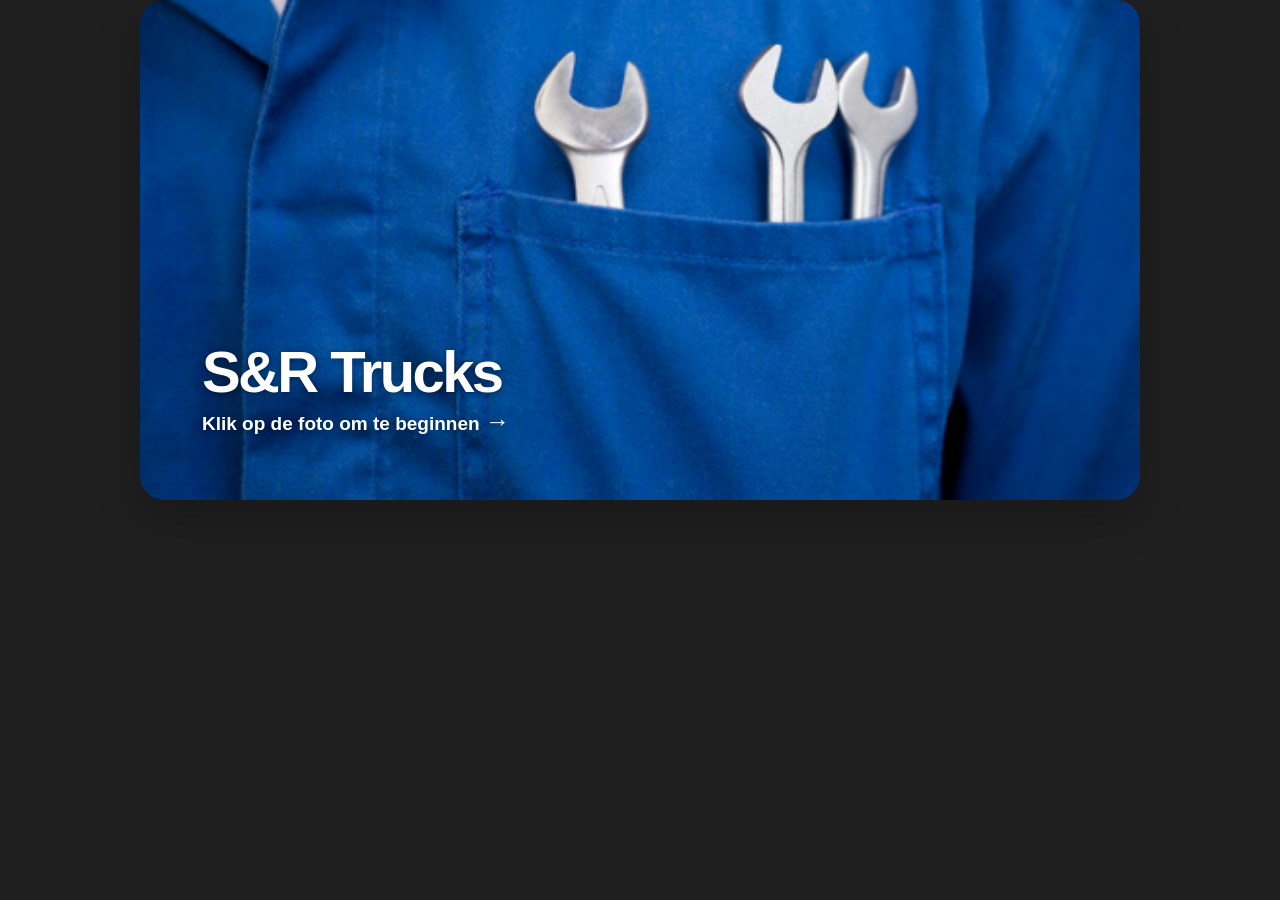
<file: index.html>
<!doctype html>
<html lang="nl">
<head>
  <meta charset="utf-8">
  <meta name="viewport" content="width=device-width, initial-scale=1">
  <title>S&amp;R Trucks</title>
  <link rel="stylesheet" href="style.css">
</head>
<body class="landing-page">
  <main class="landing-shell" aria-label="Startpagina S&amp;R Trucks">
    <a class="landing-link" href="menu.html">
      <img class="landing-photo" src="S%26R.png" alt="Monteur van S&amp;R Trucks met gereedschap in zijn borstzak">
      <span class="landing-shade" aria-hidden="true"></span>
      <span class="landing-copy">
        <strong>S&amp;R Trucks</strong>
        <span>Klik op de foto om te beginnen <b aria-hidden="true">→</b></span>
      </span>
    </a>
  </main>
</body>
</html>
</file>
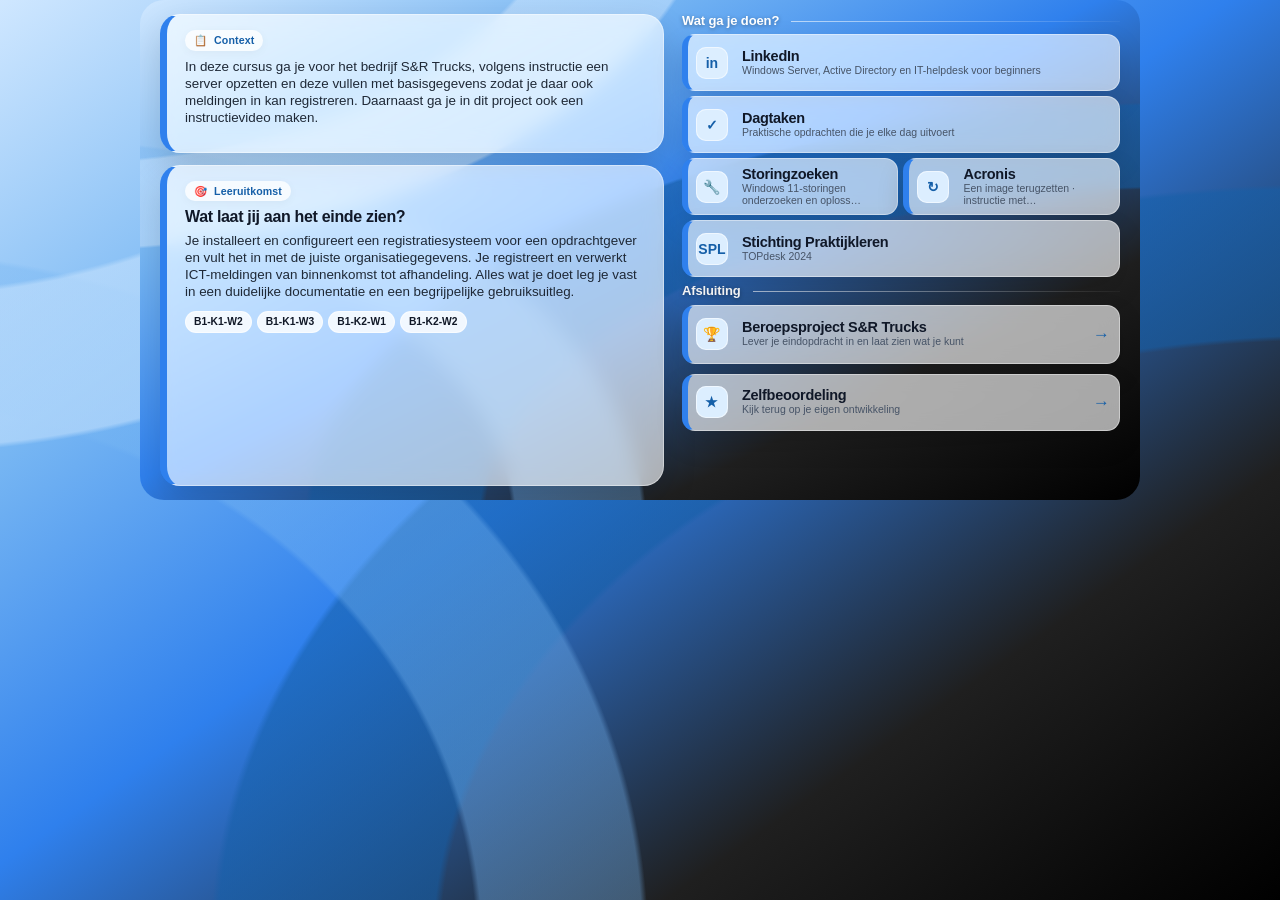
<file: menu.html>
<!doctype html>
<html lang="nl">
<head>
  <meta charset="utf-8">
  <meta name="viewport" content="width=device-width, initial-scale=1">
  <title>S&amp;R Trucks - Startpagina</title>
  <link rel="stylesheet" href="style.css">
<style>.action-list{display:grid;grid-template-columns:1fr 1fr;gap:8px}.action-list .action-card{min-height:64px;padding:8px;gap:8px}.action-list .action-card:first-child,.action-list .action-card:nth-child(2),.action-list .action-card:last-child{grid-column:1/-1}.action-list .icon-box{width:32px;height:32px;min-width:32px;font-size:16px}.action-list .action-title{font-size:14px}.action-list .action-desc{font-size:11px}.action-list .arrow{display:none}</style></head>
<body class="menu-page">
  <main class="page-shell" aria-label="Startpagina S&amp;R Trucks">
    <section class="content-grid">
      <div class="left-column">
        <article class="glass-card assignment-card">
          <div class="pill"><span aria-hidden="true">📋</span><span>Context</span></div>
          <p class="body-text">
            In deze cursus ga je voor het bedrijf S&amp;R Trucks, volgens instructie een server opzetten en deze vullen met basisgegevens zodat je daar ook meldingen in kan registreren. Daarnaast ga je in dit project ook een instructievideo maken.
          </p>
        </article>

        <article class="glass-card outcome-card">
          <div class="pill"><span aria-hidden="true">🎯</span><span>Leeruitkomst</span></div>
          <h1 class="section-title">Wat laat jij aan het einde zien?</h1>
          <p class="body-text">
            Je installeert en configureert een registratiesysteem voor een opdrachtgever en vult het in met de juiste organisatiegegevens. Je registreert en verwerkt ICT-meldingen van binnenkomst tot afhandeling. Alles wat je doet leg je vast in een duidelijke documentatie en een begrijpelijke gebruiksuitleg.
          </p>
          <div class="tags" aria-label="Werkprocessen">
            <span class="tag">B1-K1-W2</span>
            <span class="tag">B1-K1-W3</span>
            <span class="tag">B1-K2-W1</span>
            <span class="tag">B1-K2-W2</span>
          </div>
        </article>
      </div>

      <aside class="right-column" aria-label="Navigatie">
        <div class="section-heading">Wat ga je doen?</div>

        <div class="action-list">
          <a class="action-card popup-link" href="senrlinked.html" aria-label="Open LinkedIn">
            <div class="icon-box" aria-hidden="true">in</div>
            <div>
              <h2 class="action-title">LinkedIn</h2>
              <p class="action-desc">Windows Server, Active Directory en IT-helpdesk voor beginners</p>
            </div>
            <div class="arrow" aria-hidden="true">→</div>
          </a>

          <a class="action-card popup-link" href="senrdagtaken.html" aria-label="Open Dagtaken">
            <div class="icon-box" aria-hidden="true">✓</div>
            <div>
              <h2 class="action-title">Dagtaken</h2>
              <p class="action-desc">Praktische opdrachten die je elke dag uitvoert</p>
            </div>
            <div class="arrow" aria-hidden="true">→</div>
          </a>

          <a class="action-card popup-link" href="senrstoringzoeken.html" aria-label="Open Storingzoeken">
            <div class="icon-box" aria-hidden="true">🔧</div>
            <div>
              <h2 class="action-title">Storingzoeken</h2>
              <p class="action-desc">Windows 11-storingen onderzoeken en oplossen met Acronis-images</p>
            </div>
            <div class="arrow" aria-hidden="true">→</div>
          </a>

          <a class="action-card popup-link" href="senracronis.html?v=20261115-1825" aria-label="Open Acronis instructie"><div class="icon-box" aria-hidden="true">↻</div><div><h2 class="action-title">Acronis</h2><p class="action-desc">Een image terugzetten · instructie met afbeeldingen</p></div><div class="arrow" aria-hidden="true">→</div></a>

          <a class="action-card popup-link" href="senrspl.html" aria-label="Open Stichting Praktijkleren">
            <div class="icon-box" aria-hidden="true">SPL</div>
            <div>
              <h2 class="action-title">Stichting Praktijkleren</h2>
              <p class="action-desc">TOPdesk 2024</p>
            </div>
            <div class="arrow" aria-hidden="true">→</div>
          </a>
        </div>

        <div class="section-heading">Afsluiting</div>

        <a class="action-card project-card popup-link" href="senrberoepsproject.html" aria-label="Open Beroepsproject S&amp;R Trucks">
          <div class="icon-box" aria-hidden="true">🏆</div>
          <div>
            <h2 class="action-title">Beroepsproject S&amp;R Trucks</h2>
            <p class="action-desc">Lever je eindopdracht in en laat zien wat je kunt</p>
          </div>
          <div class="arrow" aria-hidden="true">→</div>
        </a>

        <a class="action-card self-review-card popup-link" href="senrzelfbeoordeling.html" aria-label="Open Zelfbeoordeling S&amp;R Trucks">
          <div class="icon-box" aria-hidden="true">★</div>
          <div>
            <h2 class="action-title">Zelfbeoordeling</h2>
            <p class="action-desc">Kijk terug op je eigen ontwikkeling</p>
          </div>
          <div class="arrow" aria-hidden="true">→</div>
        </a>
      </aside>
    </section>
  </main>

  <div class="page-modal" id="pageModal" aria-hidden="true">
    <section class="page-modal__window" role="dialog" aria-modal="true" aria-label="Lespagina S&amp;R Trucks">
      <button class="page-modal__close" type="button" aria-label="Sluit pagina">×</button>
      <iframe class="page-modal__frame" title="Lespagina S&amp;R Trucks" src="about:blank"></iframe>
    </section>
  </div>

  <script>
    const modal = document.getElementById('pageModal');
    const modalFrame = modal.querySelector('.page-modal__frame');
    const closeButton = modal.querySelector('.page-modal__close');

    function closeModal() {
      modal.classList.remove('is-open');
      modal.setAttribute('aria-hidden', 'true');
      modalFrame.src = 'about:blank';
    }

    document.querySelectorAll('.popup-link').forEach((link) => {
      link.addEventListener('click', (event) => {
        event.preventDefault();
        modalFrame.src = link.getAttribute('href');
        modal.classList.add('is-open');
        modal.setAttribute('aria-hidden', 'false');
        closeButton.focus();
      });
    });

    closeButton.addEventListener('click', closeModal);
    modal.addEventListener('click', (event) => {
      if (event.target === modal) closeModal();
    });
    document.addEventListener('keydown', (event) => {
      if (event.key === 'Escape' && modal.classList.contains('is-open')) closeModal();
    });
  </script>
</body>
</html>
</file>
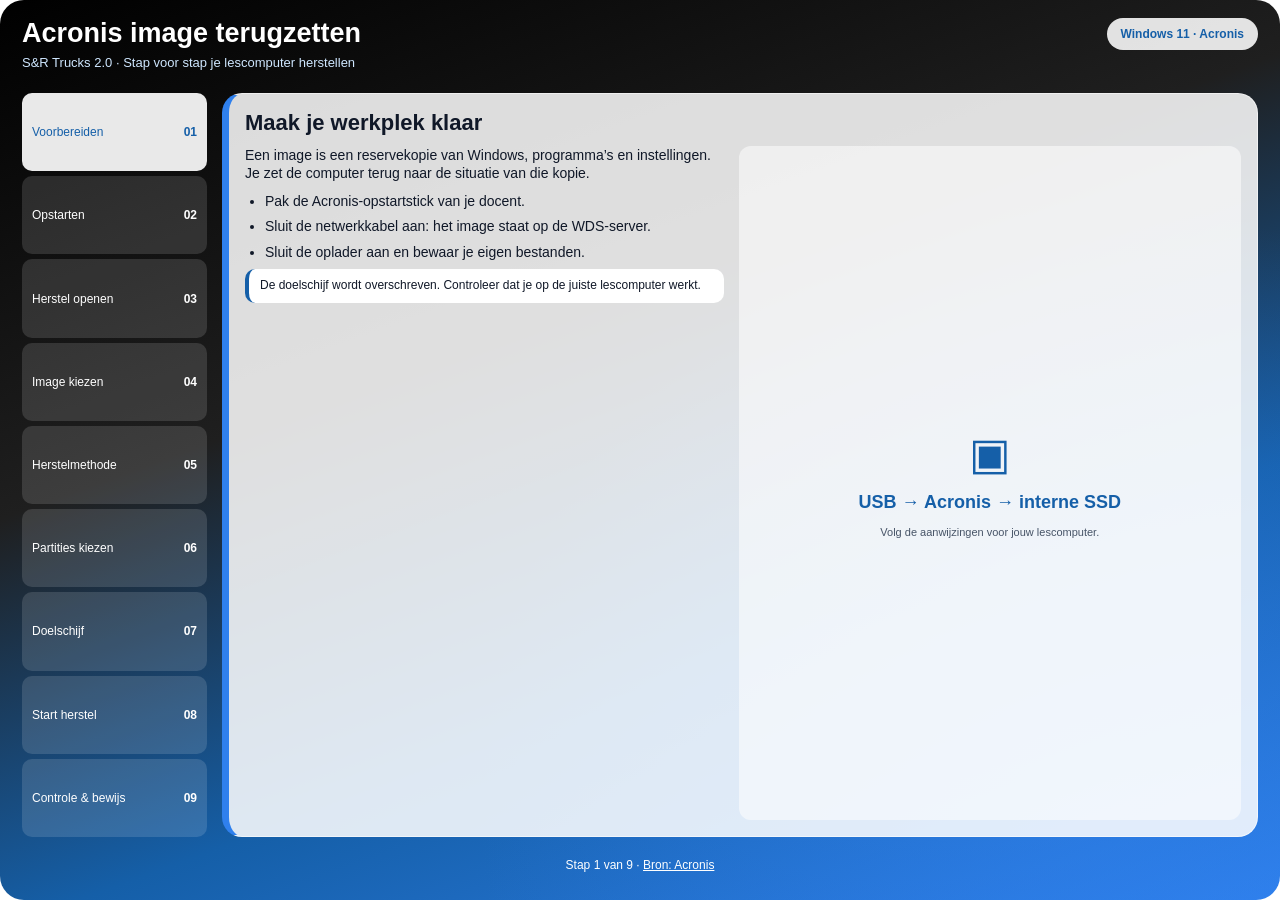
<file: senracronis.html>
<!doctype html><html lang="nl"><head><meta charset="utf-8"><meta name="viewport" content="width=device-width,initial-scale=1"><title>Acronis image terugzetten | S&amp;R Trucks</title><style>*{box-sizing:border-box}html,body{margin:0;width:100%;height:100%;overflow:hidden;font-family:Arial,Helvetica,sans-serif;color:#101828;background:transparent}body{display:grid;place-items:start center}.shell{width:100%;height:100dvh;padding:18px 22px;border-radius:24px;background:radial-gradient(circle at 85% 90%,#2f80ed77,transparent 45%),linear-gradient(160deg,#000,#1f1f1f 38%,#155fa8 68%,#2f80ed);display:grid;grid-template-rows:65px 1fr 35px;gap:10px;overflow:hidden}header{color:white;display:flex;justify-content:space-between;align-items:start}h1{font-size:27px;margin:0 0 6px}header p{font-size:13px;margin:0;color:#cfe7ff}.badge{background:#ffffffdf;color:#155fa8;padding:9px 14px;border-radius:30px;font-weight:bold;font-size:12px}.layout{min-height:0;display:grid;grid-template-columns:185px 1fr;gap:15px}nav{display:grid;grid-template-rows:repeat(9,1fr);gap:5px;min-height:0}button{font:inherit;cursor:pointer}nav button{background:#ffffff22;color:white;border:0;border-radius:10px;padding:0 10px;display:flex;justify-content:space-between;align-items:center;font-size:12px;text-align:left}nav button[aria-current=step],nav button:hover{background:#ffffffe8;color:#155fa8}article{background:#ffffffdb;border:1px solid #ffffff88;border-left:7px solid #2f80ed;border-radius:20px;padding:16px;min-height:0;display:grid;grid-template-rows:auto 1fr;gap:10px}h2{font-size:22px;margin:0}.body{display:grid;grid-template-columns:1fr 1.05fr;gap:15px;min-height:0}.copy{font-size:14px;line-height:1.32}.copy p{margin:0 0 9px}ul,ol{padding-left:20px;margin:8px 0}li{margin-bottom:7px}.note{padding:9px 11px;background:#fff;border-left:4px solid #155fa8;border-radius:10px;font-size:12px;line-height:1.3}.visual{min-width:0;min-height:0;display:flex;flex-direction:column;align-items:center;justify-content:center;background:#ffffff88;border-radius:12px;padding:8px;gap:8px}.visual button{border:0;background:transparent;padding:0;width:100%;min-height:0;flex:1}.visual img{width:100%;height:100%;object-fit:contain;display:block}.caption{font-size:11px;color:#475467;text-align:center}.symbol{font-size:44px;color:#155fa8}.scheme{text-align:center;font-size:18px;line-height:1.7;font-weight:bold;color:#155fa8}footer{display:flex;align-items:center;justify-content:center;color:white;font-size:12px}footer button{border:0;border-radius:20px;padding:8px 17px;background:#fff;color:#155fa8;font-weight:bold}button:disabled{opacity:.4;cursor:default}a{color:inherit}dialog{width:min(960px,96vw);height:min(480px,96dvh);padding:45px 12px 12px;border:0;border-radius:18px;overflow:hidden;background:white}dialog::backdrop{background:#000b}dialog img{height:100%;width:100%;object-fit:contain}dialog button{position:absolute;right:12px;top:10px;border:0;border-radius:20px;background:#155fa8;color:white;padding:7px 14px}:focus-visible{outline:3px solid #ffb547;outline-offset:2px}@media(max-width:700px){.shell{padding:10px;grid-template-rows:58px 1fr 35px;border-radius:0}.layout{grid-template-columns:125px 1fr;gap:8px}nav button{font-size:10px;padding:0 6px}.body{grid-template-columns:1fr;grid-template-rows:auto 1fr;gap:5px}.copy{font-size:11px;line-height:1.2}.copy li{margin-bottom:3px}.note{font-size:10px;padding:5px}article{padding:9px;gap:5px}h1{font-size:21px}h2{font-size:16px}.badge{display:none}header p{font-size:11px}.scheme{font-size:13px}.symbol{font-size:24px}.caption{font-size:9px}footer{font-size:10px}footer button{padding:7px 9px}}</style></head><body><main class="shell"><header><div><h1>Acronis image terugzetten</h1><p>S&amp;R Trucks 2.0 · Stap voor stap je lescomputer herstellen</p></div><span class="badge">Windows 11 · Acronis</span></header><div class="layout"><nav aria-label="Instructiestappen"></nav><article aria-live="polite"><h2></h2><div class="body"><div class="copy"></div><div class="visual"></div></div></article></div><footer><span><span id="count"></span> · <a href="https://www.acronis.com/en/support/documentation/ATI2026/60003.html" target="_blank" rel="noopener">Bron: Acronis</a></span></footer></main><dialog aria-label="Vergrote Acronis-afbeelding"><button>Sluiten ×</button><img alt=""></dialog><script>const steps=[["Voorbereiden", "Maak je werkplek klaar", "Een image is een reservekopie van Windows, programma’s en instellingen. Je zet de computer terug naar de situatie van die kopie.", "<ul><li>Pak de Acronis-opstartstick van je docent.</li><li>Sluit de netwerkkabel aan: het image staat op de WDS-server.</li><li>Sluit de oplader aan en bewaar je eigen bestanden.</li></ul>", "De doelschijf wordt overschreven. Controleer dat je op de juiste lescomputer werkt.", -1, "USB → Acronis → interne SSD"], ["Opstarten", "Start vanaf de USB-stick", "Sluit de Acronis-opstartstick en de netwerkkabel aan.", "<ol><li>Herstart de computer en open het opstartmenu (bijvoorbeeld F12, F11 of Esc; dit verschilt per merk).</li><li>Kies de Acronis-USB-stick.</li><li>Start Acronis True Image als er een keuzemenu verschijnt.</li></ol>", "Gebruik de opstartmodus die bij het image hoort: UEFI of BIOS. Verander bij twijfel geen BIOS-instellingen; vraag je docent.", -1, "Opstartmenu → USB-stick"], ["Herstel openen", "Kies Recover → My Disks", "Je gaat een bestaande reservekopie terugzetten.", "<ol><li>Zoek het onderdeel <b>Recover</b>.</li><li>Klik op <b>My Disks</b>.</li></ol>", "De namen en schermen kunnen per versie afwijken. Kies de functie voor herstel van schijven.", 0, ""], ["Image kiezen", "Zoek het image op de WDS-server", "Het image staat op de WDS-server. Zorg dat de netwerkkabel is aangesloten.", "<ol><li>Klik op <b>Browse</b> (Bladeren).</li><li>Typ in het locatie- of bestandsnaamveld: <b><code>\\\\data-wds\\</code></b> en druk op <b>Enter</b>.</li><li>Open <b>foute images</b> en daarna <b>win11</b>.</li><li>Kies het image voor jouw opdracht en klik op <b>Next</b>.</li></ol>", "Verschijnt een aanmeldvenster? Gebruik de gegevens van je docent. Server niet bereikbaar? Controleer de netwerkkabel en vraag hulp.", -1, "\\\\data-wds\\ → foute images → win11"], ["Herstelmethode", "Herstel schijven en partities", "Kies de methode voor het terugzetten van de volledige werkplek.", "<ol><li>Selecteer <b>Recover whole disks and partitions</b>.</li><li>Klik op <b>Next</b>.</li></ol>", "Kies hier herstel van schijven en partities; je wilt ook Windows terugzetten.", 1, ""], ["Partities kiezen", "Neem de systeempartities mee", "Een partitie is een apart gedeelte van een schijf. Windows heeft meerdere partities nodig.", "<ol><li>Selecteer de volledige systeemschijf uit het image volgens de opdracht.</li><li>Neem de bijbehorende systeempartities mee, zoals EFI of System Reserved, als die aanwezig zijn.</li><li>Klik op <b>Next</b>.</li></ol>", "De afbeelding toont een voorbeeld. Schijfnamen, letters en partities kunnen op jouw computer verschillen.", 2, ""], ["Doelschijf", "Controleer waar je herstelt", "De doelschijf is de interne SSD of harde schijf van de lescomputer.", "<ol><li>Kies de interne schijf als bestemming.</li><li>Controleer het <b>model en de capaciteit</b>; vertrouw niet alleen op een schijfletter.</li><li>Controleer de bestemming van alle geselecteerde partities.</li></ol>", "STOP bij twijfel. Kies nooit de Acronis-stick of de schijf met het image als bestemming. Laat je docent meekijken.", -1, "✓ Interne SSD     × USB / imageopslag"], ["Start herstel", "Controleer → Proceed", "Lees het overzicht voordat je het herstel start.", "<ol><li>Kloppen het image, de partities en de doelschijf?</li><li>Klik alleen als alles klopt op <b>Proceed</b>.</li><li>Wacht op de melding dat het herstel is geslaagd.</li></ol>", "Zet de computer niet uit en verwijder geen opslag tijdens het herstel.", 3, ""], ["Controle & bewijs", "Start Windows en controleer", "Na de succesmelding sluit je Acronis af en schakel je de computer uit.", "<ol><li>Verwijder de Acronis-stick en start opnieuw vanaf de interne schijf.</li><li>Controleer of Windows start en je kunt inloggen.</li><li>Controleer programma’s en netwerk volgens de opdracht.</li></ol>", "Bewijs: maak een screenshot van de werkende omgeving. Noteer de imagenaam en je controles. Bij een storingsimage kunnen fouten bewust aanwezig zijn.", -1, "Herstel klaar → Windows → controle"]],images=["[data-uri]", "[data-uri]", "[data-uri]", "[data-uri]"];let current=0;const nav=document.querySelector('nav'),title=document.querySelector('h2'),copy=document.querySelector('.copy'),visual=document.querySelector('.visual'),dlg=document.querySelector('dialog');steps.forEach((s,i)=>{let b=document.createElement('button');b.innerHTML=`<span>${s[0]}</span><b>${String(i+1).padStart(2,'0')}</b>`;b.onclick=()=>show(i);nav.append(b)});function show(i){current=i;const s=steps[i];title.textContent=s[1];copy.innerHTML=`<p>${s[2]}</p>${s[3]}<div class="note">${s[4]}</div>`;visual.replaceChildren();if(s[5]>=0){const b=document.createElement('button'),img=document.createElement('img');img.src=images[s[5]];img.alt=s[1]+' — Acronis-schermafbeelding';b.setAttribute('aria-label','Vergroot schermafbeelding');b.append(img);b.onclick=()=>{dlg.querySelector('img').src=img.src;dlg.querySelector('img').alt=img.alt;dlg.showModal()};visual.append(b);const c=document.createElement('span');c.className='caption';c.textContent='Officiële Acronis-afbeelding • klik om te vergroten';visual.append(c)}else{visual.innerHTML='<div class="symbol" aria-hidden="true">'+(['✓','⏻'].includes('')?'':'▣')+'</div><div class="scheme">'+s[6]+'</div><span class="caption">Volg de aanwijzingen voor jouw lescomputer.</span>'}Array.from(nav.children).forEach((b,j)=>{if(j===i)b.setAttribute('aria-current','step');else b.removeAttribute('aria-current')});document.querySelector('#count').textContent=`Stap ${i+1} van ${steps.length}`;}dlg.querySelector('button').onclick=()=>dlg.close();document.addEventListener('keydown',e=>{if(dlg.open||e.target.closest('nav'))return;if(e.key==='ArrowRight'&&current<steps.length-1)show(current+1);if(e.key==='ArrowLeft'&&current>0)show(current-1)});show(0);</script></body></html>
</file>
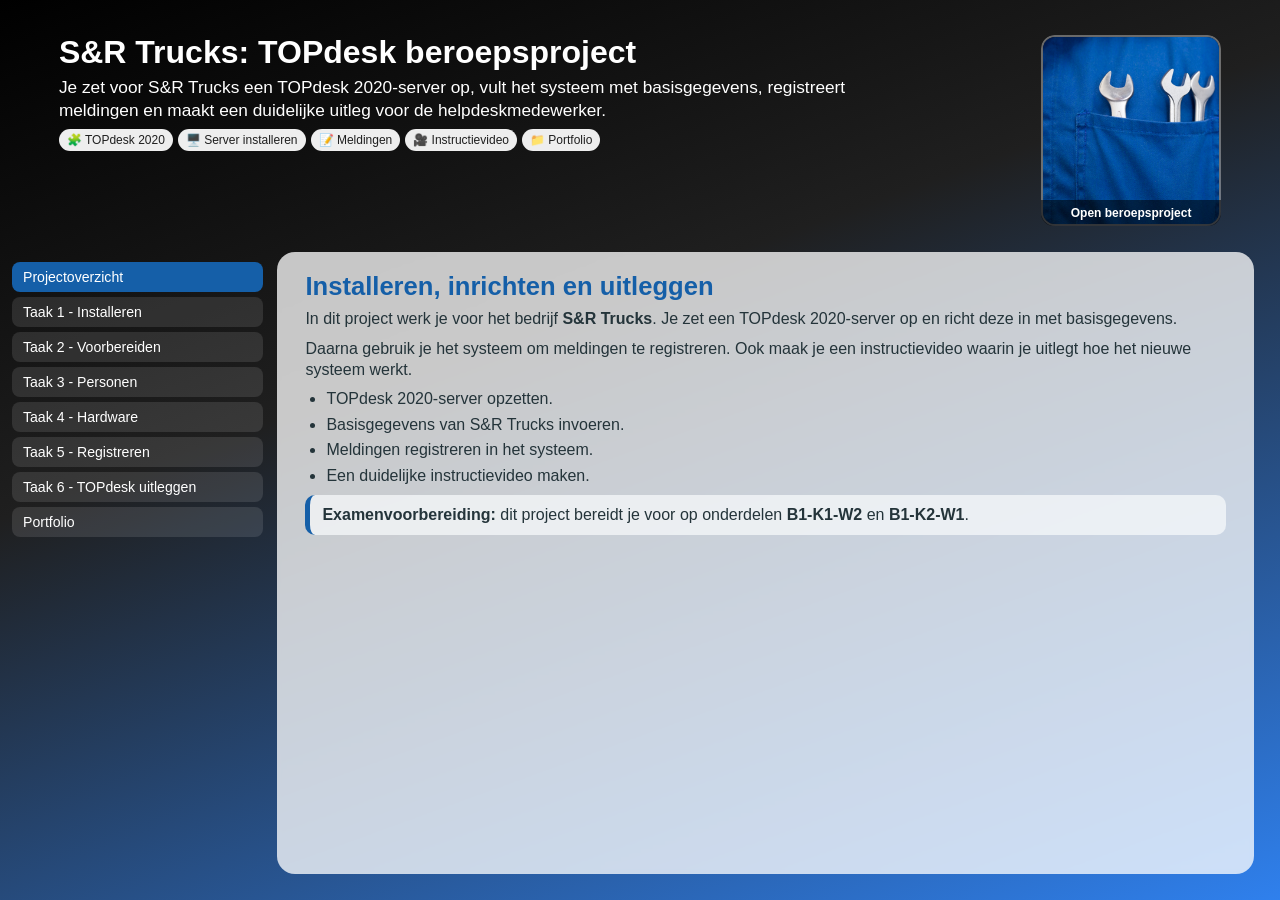
<file: senrberoepsproject.html>
<!DOCTYPE html>
<html lang="nl">
<head>
<meta charset="UTF-8">
<title>S&R Trucks - TOPdesk beroepsproject</title>
<style>
* { box-sizing: border-box; }
body { margin: 0; padding: 0; }
.tab-wrapper {
  width: 1000px;
  height: 500px;
  margin: 0 auto;
  font-family: Arial, sans-serif;
  overflow: hidden;
  border-radius: 22px;
  background: linear-gradient(160deg, #000000 0%, #1f1f1f 38%, #6698AD 100%);
}
.banner {
  height: 140px;
  color: white;
  padding: 16px 24px 12px;
  display: flex;
  justify-content: space-between;
  gap: 18px;
}
.banner-text { flex: 1 1 auto; min-width: 0; }
.banner h1 { margin: 0 0 6px; font-size: 25px; line-height: 1.08; }
.banner p { margin: 0; font-size: 13.8px; line-height: 1.25; max-width: 610px; }
.chips { display: flex; gap: 6px; flex-wrap: wrap; margin-top: 8px; }
.chips span { background: white; color: #12333a; border-radius: 999px; padding: 5px 10px; font-size: 12.4px; }
.banner-image-link {
  flex: 0 0 190px;
  display: block;
  text-decoration: none;
  color: white;
  align-self: flex-start;
}
.banner-image {
  width: 190px;
  height: 102px;
  object-fit: cover;
  border-radius: 14px;
  display: block;
  box-shadow: 0 6px 14px rgba(0,0,0,0.25);
  border: 2px solid rgba(255,255,255,0.35);
}
.banner-caption {
  display: block;
  margin-top: 6px;
  text-align: center;
  font-size: 12.4px;
  font-weight: bold;
}
.tab-page {
  height: 360px;
  display: flex;
  gap: 14px;
  padding: 0 14px 14px 12px;
}
.tab-menu {
  flex: 0 0 205px;
  width: 205px;
  padding: 6px 0 0 0;
}
.tab-button {
  width: 100%;
  display: block;
  border: none;
  background: rgba(255,255,255,0.08);
  color: white;
  text-align: left;
  padding: 6px 9px;
  margin-bottom: 4px;
  border-radius: 8px;
  cursor: pointer;
  font-size: 12.4px;
  line-height: 1.1;
}
.tab-button:hover, .tab-button.active { background: #6698AD; color: #12333a; }
.tab-content-area {
  flex: 1 1 auto;
  min-width: 0;
  height: 346px;
  padding: 11px 18px;
  overflow: hidden;
  background: rgba(255,255,255,0.74);
  border-radius: 18px;
  backdrop-filter: blur(1px);
}
.tab-content { display: none; }
.tab-content.active { display: block; }
.tab-content h2 { color: #6698AD; margin: 0 0 5px; font-size: 20.5px; line-height: 1.1; }
.tab-content h3 { color: #24343a; margin: 6px 0 4px; font-size: 14.6px; }
.tab-content p { font-size: 13.5px; line-height: 1.22; margin: 0 0 4px; color: #24343a; }
.tab-content ul, .tab-content ol { margin: 3px 0 4px 17px; padding: 0; }
.tab-content li { font-size: 13.3px; line-height: 1.18; margin-bottom: 2px; color: #24343a; }
.note, .info {
  background: rgba(247,250,251,0.72);
  border-left: 5px solid #6698AD;
  padding: 6px 9px;
  border-radius: 10px;
  color: #24343a;
  margin: 6px 0 0;
  font-size: 12.6px;
  line-height: 1.16;
}
.badge {
  display: inline-block;
  background: #1e7e8f;
  color: white;
  border-radius: 999px;
  padding: 4px 8px;
  font-size: 12px;
  margin-bottom: 4px;
}
</style>
<link rel="stylesheet" href="style.css">
</head>
<body data-page="beroepsproject">
<div class="tab-wrapper">
  <section class="banner">
    <div class="banner-text">
      <h1>S&R Trucks: TOPdesk beroepsproject</h1>
      <p>Je zet voor S&amp;R Trucks een TOPdesk 2020-server op, vult het systeem met basisgegevens, registreert meldingen en maakt een duidelijke uitleg voor de helpdeskmedewerker.</p>
      <div class="chips">
        <span>🧩 TOPdesk 2020</span>
        <span>🖥️ Server installeren</span>
        <span>📝 Meldingen</span>
        <span>🎥 Instructievideo</span>
        <span>📁 Portfolio</span>
      </div>
    </div>
    <a class="banner-image-link" href="https://www.stichtingpraktijkleren.nl/fileadmin/spl_xapi/CODE-GC6UvRUo/index.html?coursedata=S%26R%20Trucks%202.0_2_Omgeving%20en%20opdrachten_xapi#/lang/en/pag/9e6ccebb6f9069ef34f422da7a5ea901" target="_blank" rel="noopener">
      <!-- Zet je nieuwe afbeelding in dezelfde map als dit HTML-bestand en noem hem beroepsproject.jpg -->
      <img class="banner-image" src="[data-uri]" alt="Beroepsproject afbeelding">
      <span class="banner-caption">Open beroepsproject</span>
    </a>
  </section>

  <div class="tab-page">
    <div class="tab-menu">
      <button class="tab-button active" onclick="openTab(event, 'intro')">Projectoverzicht</button>
      <button class="tab-button" onclick="openTab(event, 'taak1')">Taak 1 - Installeren</button>
      <button class="tab-button" onclick="openTab(event, 'taak2')">Taak 2 - Voorbereiden</button>
      <button class="tab-button" onclick="openTab(event, 'taak3')">Taak 3 - Personen</button>
      <button class="tab-button" onclick="openTab(event, 'taak4')">Taak 4 - Hardware</button>
      <button class="tab-button" onclick="openTab(event, 'taak5')">Taak 5 - Registreren</button>
      <button class="tab-button" onclick="openTab(event, 'taak6')">Taak 6 - TOPdesk uitleggen</button>
      <button class="tab-button" onclick="openTab(event, 'portfolio')">Portfolio</button>
    </div>

    <div class="tab-content-area">
            <div id="intro" class="tab-content active">
        <h2>Installeren, inrichten en uitleggen</h2>
        <p>In dit project werk je voor het bedrijf <strong>S&amp;R Trucks</strong>. Je zet een TOPdesk 2020-server op en richt deze in met basisgegevens.</p>
        <p>Daarna gebruik je het systeem om meldingen te registreren. Ook maak je een instructievideo waarin je uitlegt hoe het nieuwe systeem werkt.</p>
        <ul>
          <li>TOPdesk 2020-server opzetten.</li>
          <li>Basisgegevens van S&amp;R Trucks invoeren.</li>
          <li>Meldingen registreren in het systeem.</li>
          <li>Een duidelijke instructievideo maken.</li>
        </ul>
        <p class="note"><strong>Examenvoorbereiding:</strong> dit project bereidt je voor op onderdelen <strong>B1-K1-W2</strong> en <strong>B1-K2-W1</strong>.</p>
      </div>

      <div id="taak1" class="tab-content">
        <h2>Taak 1 - Installeren</h2>
        <p>Voor het registratiesysteem moet eerst een aparte server geïnstalleerd worden. Daarna installeer je TOPdesk op deze server.</p>
        <p>De installatie is niet eenvoudig. Daarom is precies werken belangrijk.</p>
        <ul>
          <li>Server installeren.</li>
          <li>Registratiesysteem op de server installeren.</li>
          <li>Stap voor stap de installatiehandleidingen volgen.</li>
          <li>Controleren of de installatie goed werkt.</li>
        </ul>
        <p class="note"><strong>Let op:</strong> sla geen stappen over en noteer wat je gedaan hebt.</p>
      </div>

      <div id="taak2" class="tab-content">
        <h2>Taak 2 - Voorbereiden</h2>
        <p>In deze taak bereid je het nieuwe TOPdesk-systeem voor. Je vult het systeem met gegevens van S&amp;R Trucks.</p>
        <p>Hiermee zorg je dat TOPdesk straks bruikbaar is voor de ICT-afdeling.</p>
        <ul>
          <li>Basisgegevens van S&amp;R Trucks verzamelen.</li>
          <li>Gegevens invoeren in TOPdesk.</li>
          <li>Controleren of de inrichting logisch en volledig is.</li>
          <li>Het systeem klaarzetten voor gebruik.</li>
        </ul>
      </div>

      <div id="taak3" class="tab-content">
        <h2>Taak 3 - Personen</h2>
        <p>Je registreert personen in het registratiesysteem. Dat moet juist en volledig gebeuren, anders ontstaan later problemen.</p>
        <p>Een fout telefoonnummer kan bijvoorbeeld betekenen dat je iemand niet kunt terugbellen.</p>
        <ul>
          <li>Personen correct registreren.</li>
          <li>Naam, afdeling en contactgegevens controleren.</li>
          <li>Telefoonnummers en e-mailadressen volledig invullen.</li>
          <li>Netjes en nauwkeurig werken.</li>
        </ul>
      </div>

      <div id="taak4" class="tab-content">
        <h2>Taak 4 - Hardware</h2>
        <p>Je registreert de hardware die medewerkers van S&amp;R Trucks in Eindhoven gebruiken.</p>
        <p>Daarmee vul je de <strong>Configuration Management Database</strong>: de plek waar apparaten, softwaretoepassingen en netwerkonderdelen worden vastgelegd.</p>
        <ul>
          <li>Hardware van medewerkers registreren.</li>
          <li>Apparaten koppelen aan personen of locaties.</li>
          <li>Softwaretoepassingen en netwerkonderdelen vastleggen.</li>
          <li>Overzicht houden over beheerde ICT-middelen.</li>
        </ul>
      </div>

      <div id="taak5" class="tab-content">
        <h2>Taak 5 - Registreren</h2>
        <p>Nu ga je het registratiesysteem echt gebruiken. Je registreert meldingen die bij de ICT-afdeling van S&amp;R Trucks zijn binnengekomen.</p>
        <p>Ook voeg je meldingen uit het verleden toe, zodat het systeem een vollediger beeld geeft.</p>
        <ul>
          <li>Nieuwe meldingen invoeren.</li>
          <li>Oude meldingen uit het verleden toevoegen.</li>
          <li>Meldingen duidelijk en volledig beschrijven.</li>
          <li>Controleren of de registratie klopt.</li>
        </ul>
      </div>

      <div id="taak6" class="tab-content">
        <h2>Taak 6 - TOPdesk uitleggen</h2>
        <p>Je geeft uitleg aan de helpdeskmedewerker van S&amp;R Trucks over het nieuwe TOPdesk-systeem.</p>
        <p>Je laat zien hoe het systeem werkt en hoe meldingen goed geregistreerd kunnen worden.</p>
        <ul>
          <li>Uitleg voorbereiden.</li>
          <li>Belangrijke functies van TOPdesk laten zien.</li>
          <li>Duidelijk en rustig uitleggen.</li>
          <li>Een instructievideo maken als bewijs.</li>
        </ul>
      </div>

      <div id="portfolio" class="tab-content">
        <h2>Portfolio</h2>
        <p>Verzamel tijdens het project bewijs dat laat zien wat je hebt gedaan en geleerd.</p>
        <ul>
          <li>Screenshot van de geïnstalleerde server of TOPdesk-omgeving.</li>
          <li>Bewijs van ingevoerde basisgegevens.</li>
          <li>Voorbeelden van geregistreerde personen, hardware en meldingen.</li>
          <li>Link of bestand van je instructievideo.</li>
          <li>Korte reflectie: wat ging goed en wat moest je oplossen?</li>
        </ul>
        <p class="note"><strong>Tip:</strong> maak tussendoor screenshots. Achteraf bewijs zoeken kost vaak meer tijd.</p>
      </div>

    </div>
  </div>
</div>

<script>
function openTab(event, tabId) {
  document.querySelectorAll('.tab-content').forEach(function(content) {
    content.classList.remove('active');
  });
  document.querySelectorAll('.tab-button').forEach(function(button) {
    button.classList.remove('active');
  });
  document.getElementById(tabId).classList.add('active');
  event.currentTarget.classList.add('active');
}
</script>
</body>
</html>
</file>
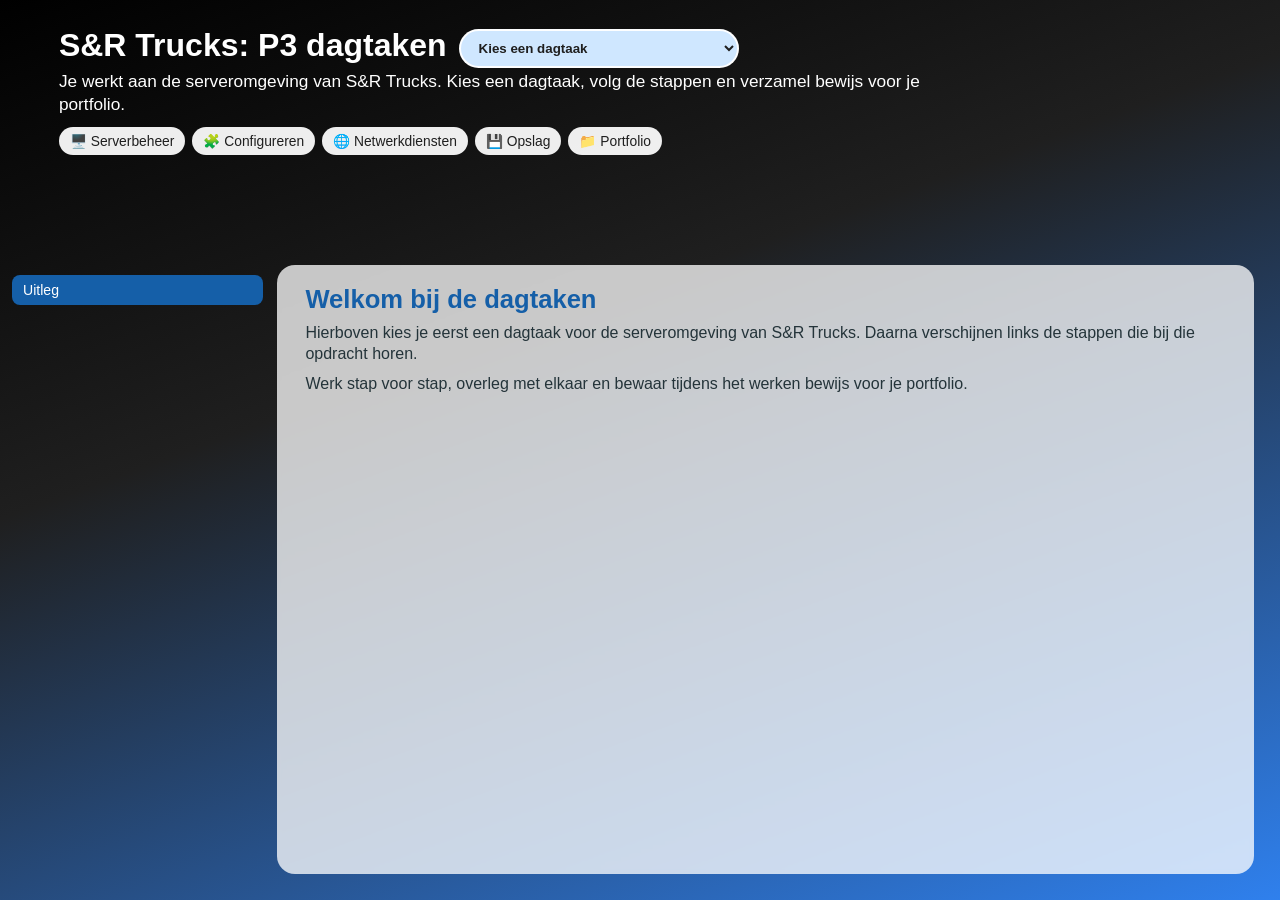
<file: senrdagtaken.html>
<!DOCTYPE html>
<html lang="nl">
<head>
<meta charset="UTF-8">
<title>S&amp;R Trucks - P3 dagtaken</title>
<link rel="stylesheet" href="style.css">
</head>
<body data-page="dagtaken">
<div class="tab-wrapper">
  <section class="banner">
    <div class="banner-row">
      <div class="banner-text"><h1>S&amp;R Trucks: P3 dagtaken</h1></div>
      <div class="task-picker"><select id="taskSelect" aria-label="Kies een dagtaak"></select></div>
    </div>
    <p>Je werkt aan de serveromgeving van S&amp;R Trucks. Kies een dagtaak, volg de stappen en verzamel bewijs voor je portfolio.</p>
    <div class="chips">
      <span>🖥️ Serverbeheer</span>
      <span>🧩 Configureren</span>
      <span>🌐 Netwerkdiensten</span>
      <span>💾 Opslag</span>
      <span>📁 Portfolio</span>
    </div>
  </section>

  <div class="tab-page">
    <div class="tab-menu" id="stepMenu"></div>
    <div class="tab-content-area">
      <div class="tab-content active" id="contentArea"></div>
    </div>
  </div>
</div>

<script>
const TASKS = [{"code": "P3.01", "title": "Windows Server 2022 Datacenter installeren", "steps": [{"label": "Start opdracht", "title": "Start opdracht", "html": "<p><strong>P3.01 · Windows Server 2022 Datacenter installeren</strong></p>\n<p>Je installeert Windows Server 2022 Datacenter voor de serveromgeving van S&amp;R Trucks.</p>\n<p>Werk stap voor stap, noteer je keuzes en controleer na afloop of de server correct opstart.</p>\n<div class=\"info\"><strong>Doel:</strong> een werkende Windows Server 2022 Datacenter-installatie opleveren.</div>"}, {"label": "Wat leer je?", "title": "Wat ga je leren?", "html": "<ul class=\"compact-list\">\n  <li>Minimale systeemvereisten controleren.</li>\n  <li>Een opstartbaar installatiemedium maken.</li>\n  <li>Windows Server 2022 Datacenter installeren.</li>\n  <li>Basisinstellingen zoals naam, wachtwoord en netwerk controleren.</li>\n</ul>"}, {"label": "Systeem controleren", "title": "Stap 1: voorbereiding", "html": "<p>Controleer eerst of de server geschikt is voor Windows Server 2022 Datacenter.</p>\n<ul class=\"compact-list\">\n  <li>Controleer processor, geheugen, opslag en netwerk.</li>\n  <li>Zorg dat je een computer hebt om een USB-installatiemedium te maken.</li>\n  <li>Controleer of je alle benodigde gegevens en toegang hebt.</li>\n</ul>"}, {"label": "ISO downloaden", "title": "Stap 2: installatiebestand downloaden", "html": "<p>Download het ISO-installatiebestand van Windows Server 2022 Datacenter.</p>\n<ul class=\"compact-list\">\n  <li>Gebruik de officiële Microsoft-omgeving, bijvoorbeeld via <strong>portal.azure.com</strong>.</li>\n  <li>Zoek Windows Server 2022 Datacenter.</li>\n  <li>Bewaar het ISO-bestand op een plek waar je het terugvindt.</li>\n</ul>"}, {"label": "USB-stick maken", "title": "Stap 3: opstartbare USB-stick maken", "html": "<p>Maak met een tool zoals Rufus een opstartbare USB-stick.</p>\n<ul class=\"compact-list\">\n  <li>Selecteer het gedownloade ISO-bestand.</li>\n  <li>Kies passende instellingen, zoals <strong>GPT</strong> en <strong>UEFI</strong>.</li>\n  <li>Controleer goed dat je de juiste USB-stick gebruikt.</li>\n</ul>"}, {"label": "Installatie starten", "title": "Stap 4: installatie starten", "html": "<p>Start de server op vanaf de USB-stick.</p>\n<ul class=\"compact-list\">\n  <li>Plaats de USB-stick en herstart de server.</li>\n  <li>Open het bootmenu met bijvoorbeeld F12 of Esc.</li>\n  <li>Kies de USB-stick als opstartmedium.</li>\n  <li>Selecteer taal, tijdzone en toetsenbordindeling.</li>\n</ul>"}, {"label": "Sleutel en licentie", "title": "Stap 5 en 6: sleutel en licentie", "html": "<p>Doorloop de licentie- en productsleutelstappen zorgvuldig.</p>\n<ul class=\"compact-list\">\n  <li>Voer de productsleutel in als daarom wordt gevraagd.</li>\n  <li>Lees en accepteer de licentievoorwaarden.</li>\n  <li>Ga pas verder wanneer je zeker weet dat je de juiste editie installeert.</li>\n</ul>"}, {"label": "Schijf kiezen", "title": "Stap 7: installatietype en schijf", "html": "<p>Kies voor een schone installatie.</p>\n<ul class=\"compact-list\">\n  <li>Kies <strong>Custom: Install Windows only</strong>.</li>\n  <li>Selecteer de juiste doelschijf.</li>\n  <li>Verwijder oude partities alleen als dit volgens de opdracht mag.</li>\n</ul>"}, {"label": "Installatie wachten", "title": "Stap 8: installatie afwachten", "html": "<p>De installatie duurt enkele minuten en de server start automatisch meerdere keren opnieuw op.</p>\n<div class=\"note\"><strong>Let op:</strong> onderbreek de installatie niet en verwijder de USB-stick pas wanneer dat veilig kan.</div>"}, {"label": "Server instellen", "title": "Stap 9 en 10: Windows Server configureren", "html": "<p>Na de installatie voer je de eerste instellingen in.</p>\n<ul class=\"compact-list\">\n  <li>Kies de juiste Windows-editie: <strong>Datacenter Edition</strong>.</li>\n  <li>Stel een sterke Administrator-wachtwoord in.</li>\n  <li>Kies een duidelijke computernaam.</li>\n  <li>Controleer de netwerkinstellingen.</li>\n</ul>"}, {"label": "Afronden", "title": "Stap 11: afronden en controleren", "html": "<p>Log in met het Administrator-account en controleer de installatie.</p>\n<ul class=\"compact-list\">\n  <li>Controleer of Windows Server correct is gestart.</li>\n  <li>Bekijk de basisinstellingen.</li>\n  <li>Voer updates en beveiligingspatches uit als je docent dit aangeeft.</li>\n</ul>"}, {"label": "Portfolio-bewijs", "title": "Portfolio-bewijs", "html": "<p>Bewaar tijdens het werken bewijs voor je portfolio. Kies bewijs dat laat zien wat je hebt ingesteld en getest.</p>\n<ul class=\"compact-list two-col\">\n  <li>Schermafbeelding van belangrijke instellingen.</li>\n  <li>Korte uitleg van je keuzes.</li>\n  <li>Testresultaat of controle door docent.</li>\n  <li>Reflectie: wat ging goed en wat wil je verbeteren?</li>\n</ul>\n<div class=\"note\"><strong>Let op:</strong> gebruik veilige wachtwoorden en pas geen instellingen buiten de opdracht aan zonder overleg.</div>"}]}, {"code": "P3.02", "title": "Windows Server 2022 configureren", "steps": [{"label": "Start opdracht", "title": "Start opdracht", "html": "<p><strong>P3.02 · Windows Server 2022 configureren</strong></p>\n<p>Je configureert de server na installatie. Je stelt de computernaam in, past de netwerkkaarten aan en installeert Google Chrome.</p>\n<div class=\"info\"><strong>Doel:</strong> de server herkenbaar maken in het netwerk en klaarzetten voor vervolgopdrachten.</div>"}, {"label": "Wat leer je?", "title": "Wat ga je leren?", "html": "<ul class=\"compact-list\">\n  <li>De computernaam instellen volgens afspraak.</li>\n  <li>Eén netwerkkaart op DHCP laten staan.</li>\n  <li>Een tweede netwerkkaart een statisch IP-adres geven.</li>\n  <li>Google Chrome installeren en testen.</li>\n</ul>"}, {"label": "Computernaam", "title": "Stap 1: computernaam instellen", "html": "<p>Geef de server een duidelijke naam.</p>\n<ul class=\"compact-list\">\n  <li>Log in als Administrator.</li>\n  <li>Open <strong>Instellingen → Systeem → Over</strong>.</li>\n  <li>Kies <strong>Naam van deze pc wijzigen</strong>.</li>\n  <li>Gebruik: <strong>server-&lt;studentnummer&gt;</strong> en herstart.</li>\n</ul>"}, {"label": "Netwerkkaarten", "title": "Stap 2: netwerk controleren", "html": "<p>Open het Netwerkcentrum en bekijk de adapterinstellingen.</p>\n<ul class=\"compact-list\">\n  <li>Controleer dat je twee netwerkkaarten ziet.</li>\n  <li>Kaart 1 blijft verbonden met de switch en staat op DHCP.</li>\n  <li>Kaart 2 krijgt een statisch IP-adres.</li>\n</ul>"}, {"label": "Statisch IP", "title": "Stap 2: statisch IP instellen", "html": "<p>Stel IPv4 in op netwerkkaart 2.</p>\n<ul class=\"compact-list\">\n  <li><strong>IP-adres:</strong> 192.168.1.1</li>\n  <li><strong>Subnetmasker:</strong> 255.255.255.0</li>\n  <li><strong>Standaardgateway:</strong> zoek deze zelf uit.</li>\n  <li>Klik op OK en sluit de vensters.</li>\n</ul>"}, {"label": "Chrome installeren", "title": "Stap 3: Google Chrome installeren", "html": "<p>Installeer Google Chrome op de server.</p>\n<ul class=\"compact-list\">\n  <li>Open Microsoft Edge of een andere browser.</li>\n  <li>Ga naar de officiële Chrome-downloadpagina.</li>\n  <li>Download de Windows-versie en volg de installatiestappen.</li>\n</ul>"}, {"label": "Controle", "title": "Controle en test", "html": "<p>Controleer of de configuratie werkt.</p>\n<ul class=\"compact-list\">\n  <li>Controleer de servernaam na de herstart.</li>\n  <li>Controleer de IP-instellingen van beide netwerkkaarten.</li>\n  <li>Start Google Chrome en controleer of de browser werkt.</li>\n</ul>"}, {"label": "Portfolio-bewijs", "title": "Portfolio-bewijs", "html": "<p>Bewaar tijdens het werken bewijs voor je portfolio. Kies bewijs dat laat zien wat je hebt ingesteld en getest.</p>\n<ul class=\"compact-list two-col\">\n  <li>Schermafbeelding van belangrijke instellingen.</li>\n  <li>Korte uitleg van je keuzes.</li>\n  <li>Testresultaat of controle door docent.</li>\n  <li>Reflectie: wat ging goed en wat wil je verbeteren?</li>\n</ul>\n<div class=\"note\"><strong>Let op:</strong> gebruik veilige wachtwoorden en pas geen instellingen buiten de opdracht aan zonder overleg.</div>"}]}, {"code": "P3.03", "title": "DHCP-server installeren en configureren", "steps": [{"label": "Start opdracht", "title": "Start opdracht", "html": "<p><strong>P3.03 · DHCP-server installeren en configureren</strong></p>\n<p>Je installeert en configureert een DHCP-server op Windows Server 2022. Apparaten in het netwerk moeten automatisch een IP-adres krijgen.</p>\n<div class=\"info\"><strong>Doel:</strong> DHCP laten werken op netwerkkaart 2 met een eigen IP-bereik.</div>"}, {"label": "Wat leer je?", "title": "Wat ga je leren?", "html": "<ul class=\"compact-list\">\n  <li>De DHCP Server-rol installeren.</li>\n  <li>Een DHCP-scope maken.</li>\n  <li>Een IP-bereik instellen vanaf 192.168.1.100.</li>\n  <li>DHCP koppelen aan netwerkkaart 2.</li>\n</ul>"}, {"label": "Rol installeren", "title": "Stap 1: DHCP-serverrol installeren", "html": "<p>Installeer de DHCP Server-rol via Server Manager.</p>\n<ul class=\"compact-list\">\n  <li>Open <strong>Server Manager</strong>.</li>\n  <li>Kies <strong>Beheren → Rollen en functies toevoegen</strong>.</li>\n  <li>Vink <strong>DHCP Server</strong> aan.</li>\n  <li>Doorloop de wizard en start de installatie.</li>\n</ul>"}, {"label": "DHCP openen", "title": "Stap 2: DHCP openen", "html": "<p>Open na de installatie de DHCP-beheeromgeving.</p>\n<ul class=\"compact-list\">\n  <li>Ga in Server Manager naar <strong>DHCP</strong>.</li>\n  <li>Selecteer de server.</li>\n  <li>Open <strong>IPv4</strong>.</li>\n</ul>"}, {"label": "Scope maken", "title": "Stap 2: nieuwe scope maken", "html": "<p>Maak een nieuwe DHCP-scope aan.</p>\n<ul class=\"compact-list\">\n  <li>Klik met rechts op IPv4 en kies <strong>Nieuwe scope</strong>.</li>\n  <li>Geef de scope een naam, bijvoorbeeld <strong>LAN-Scope</strong>.</li>\n  <li>Stel een leaseperiode in, bijvoorbeeld standaard 8 dagen.</li>\n</ul>"}, {"label": "IP-bereik", "title": "Stap 2: IP-bereik instellen", "html": "<p>Gebruik het bereik uit de opdracht.</p>\n<ul class=\"compact-list\">\n  <li><strong>Start-IP:</strong> 192.168.1.100</li>\n  <li><strong>Eind-IP:</strong> 192.168.1.199</li>\n  <li><strong>Subnetmasker:</strong> 255.255.255.0</li>\n  <li>Activeer de scope na het configureren.</li>\n</ul>"}, {"label": "DHCP-opties", "title": "Stap 2: DHCP-opties invullen", "html": "<p>Vul de benodigde DHCP-opties in.</p>\n<ul class=\"compact-list\">\n  <li>Vul bij gateway het juiste adres in; zoek dit zelf uit.</li>\n  <li>Vul bij DNS-server het serveradres of een passende DNS-server in.</li>\n  <li>Controleer alle gegevens voordat je afrondt.</li>\n</ul>"}, {"label": "Koppelen kaart 2", "title": "Stap 3: DHCP koppelen aan netwerkkaart 2", "html": "<p>Controleer dat DHCP op de juiste netwerkinterface actief is.</p>\n<ul class=\"compact-list\">\n  <li>Open de eigenschappen van de DHCP-server.</li>\n  <li>Controleer of netwerkkaart 2 met <strong>192.168.1.1</strong> geselecteerd is.</li>\n  <li>Herstart eventueel de DHCP Server-service via <strong>services.msc</strong>.</li>\n</ul>"}, {"label": "Testen", "title": "Testen en controleren", "html": "<p>Test of apparaten automatisch een adres krijgen.</p>\n<ul class=\"compact-list\">\n  <li>Sluit een apparaat aan op het juiste netwerk.</li>\n  <li>Controleer of het een adres krijgt tussen 192.168.1.100 en 192.168.1.199.</li>\n  <li>Maak een screenshot van de scope of lease.</li>\n</ul>"}, {"label": "Portfolio-bewijs", "title": "Portfolio-bewijs", "html": "<p>Bewaar tijdens het werken bewijs voor je portfolio. Kies bewijs dat laat zien wat je hebt ingesteld en getest.</p>\n<ul class=\"compact-list two-col\">\n  <li>Schermafbeelding van belangrijke instellingen.</li>\n  <li>Korte uitleg van je keuzes.</li>\n  <li>Testresultaat of controle door docent.</li>\n  <li>Reflectie: wat ging goed en wat wil je verbeteren?</li>\n</ul>\n<div class=\"note\"><strong>Let op:</strong> gebruik veilige wachtwoorden en pas geen instellingen buiten de opdracht aan zonder overleg.</div>"}]}, {"code": "P3.04", "title": "Serverrollen configureren op Windows Server 2022", "steps": [{"label": "Start opdracht", "title": "Start opdracht", "html": "<p><strong>P3.04 · Serverrollen configureren op Windows Server 2022</strong></p>\n<p>Je kiest serverrollen, maakt eerst een plan en voert daarna de installatie, configuratie en controle uit.</p>\n<div class=\"info\"><strong>Belangrijk:</strong> laat je plan controleren door de docent voordat je serverrollen installeert.</div>"}, {"label": "Wat leer je?", "title": "Wat ga je leren?", "html": "<ul class=\"compact-list\">\n  <li>Een plan maken voor serverrollen.</li>\n  <li>Rollen installeren via Server Manager.</li>\n  <li>Rollen configureren voor een praktijksituatie.</li>\n  <li>Controleren of rollen correct functioneren.</li>\n</ul>"}, {"label": "Plan maken", "title": "Stap 1: plan maken", "html": "<p>Maak vooraf een kort plan.</p>\n<ul class=\"compact-list\">\n  <li>Welke rollen heb je nodig?</li>\n  <li>Waarom kies je deze rollen?</li>\n  <li>Welke instellingen moet je configureren?</li>\n  <li>Welke test gebruik je om werking aan te tonen?</li>\n</ul>"}, {"label": "Docentcheck", "title": "Plan laten controleren", "html": "<p>Laat je plan controleren voordat je verdergaat.</p>\n<div class=\"note\"><strong>Niet overslaan:</strong> serverrollen kunnen grote gevolgen hebben voor de serveromgeving. Begin pas met installeren na akkoord.</div>"}, {"label": "Rollen installeren", "title": "Stap 2: serverrollen installeren", "html": "<p>Installeer de gekozen rollen via Server Manager.</p>\n<ul class=\"compact-list\">\n  <li>Open <strong>Beheren → Rollen en functies toevoegen</strong>.</li>\n  <li>Kies de juiste server.</li>\n  <li>Vink de rollen uit je plan aan.</li>\n  <li>Controleer extra functies en start de installatie.</li>\n</ul>"}, {"label": "AD DS", "title": "Stap 3: Active Directory configureren", "html": "<p>Als je AD DS kiest, configureer je een nieuw domein.</p>\n<ul class=\"compact-list\">\n  <li>Open Server Manager → AD DS.</li>\n  <li>Configureer een domein, bijvoorbeeld <strong>mijnbedrijf.local</strong>.</li>\n  <li>Stel het DSRM-wachtwoord in.</li>\n  <li>Herstart wanneer de wizard dit vraagt.</li>\n</ul>"}, {"label": "DNS", "title": "Stap 3: DNS configureren", "html": "<p>Als je DNS installeert, richt je de DNS Manager in.</p>\n<ul class=\"compact-list\">\n  <li>Maak een <strong>Forward Lookup Zone</strong>.</li>\n  <li>Voeg waar nodig A-records toe.</li>\n  <li>Voeg CNAME-records toe als dit past bij je plan.</li>\n</ul>"}, {"label": "Bestanden", "title": "Stap 3: File and Storage Services", "html": "<p>Als je bestandsdiensten kiest, maak je een gedeelde map.</p>\n<ul class=\"compact-list\">\n  <li>Open File and Storage Services.</li>\n  <li>Maak een gedeelde map.</li>\n  <li>Stel toegangsrechten zorgvuldig in.</li>\n</ul>"}, {"label": "Hyper-V / RDP", "title": "Stap 3: Hyper-V of Remote Desktop", "html": "<p>Configureer de gekozen virtualisatie- of toegangsdienst.</p>\n<ul class=\"compact-list\">\n  <li>Bij Hyper-V: maak een virtuele switch en controleer VM-instellingen.</li>\n  <li>Bij Remote Desktop: activeer extern bureaublad.</li>\n  <li>Voeg alleen gebruikers toe die toegang mogen krijgen.</li>\n</ul>"}, {"label": "Test rollen", "title": "Stap 4: testen en controleren", "html": "<p>Controleer of de rollen werken.</p>\n<ul class=\"compact-list\">\n  <li>Bekijk Event Viewer op foutmeldingen.</li>\n  <li>Test DNS bijvoorbeeld met <strong>nslookup</strong>.</li>\n  <li>Controleer AD DS bijvoorbeeld met <strong>rsop.msc</strong>.</li>\n  <li>Test netwerktoegang of externe verbindingen.</li>\n</ul>"}, {"label": "Docentcontrole", "title": "Resultaat laten controleren", "html": "<p>Als alles werkt, meld je dit bij de docent.</p>\n<ul class=\"compact-list\">\n  <li>Laat zien welke rollen je hebt geïnstalleerd.</li>\n  <li>Leg uit waarom je deze rollen koos.</li>\n  <li>Toon je testresultaten.</li>\n</ul>"}, {"label": "Portfolio-bewijs", "title": "Portfolio-bewijs", "html": "<p>Bewaar tijdens het werken bewijs voor je portfolio. Kies bewijs dat laat zien wat je hebt ingesteld en getest.</p>\n<ul class=\"compact-list two-col\">\n  <li>Schermafbeelding van belangrijke instellingen.</li>\n  <li>Korte uitleg van je keuzes.</li>\n  <li>Testresultaat of controle door docent.</li>\n  <li>Reflectie: wat ging goed en wat wil je verbeteren?</li>\n</ul>\n<div class=\"note\"><strong>Let op:</strong> gebruik veilige wachtwoorden en pas geen instellingen buiten de opdracht aan zonder overleg.</div>"}]}, {"code": "P3.05", "title": "Spanned en striped volumes maken", "steps": [{"label": "Start opdracht", "title": "Start opdracht", "html": "<p><strong>P3.05 · Spanned en striped volumes maken in Windows Server 2022</strong></p>\n<p>Je maakt twee soorten volumes in Windows Server 2022: een spanned volume en een striped volume.</p>\n<div class=\"info\"><strong>Doel:</strong> leren hoe opslag over meerdere schijven kan worden verdeeld.</div>"}, {"label": "Voorbereiding", "title": "Voorbereiding", "html": "<p>Zorg dat je minimaal twee fysieke of virtuele schijven hebt die nog niet gealloceerd zijn.</p>\n<ul class=\"compact-list\">\n  <li>Open Server Manager → File and Storage Services → Disks.</li>\n  <li>Controleer of de schijven zichtbaar zijn.</li>\n  <li>Open Disk Management via Win + X of <strong>diskmgmt.msc</strong>.</li>\n</ul>"}, {"label": "Spanned uitleg", "title": "Spanned volume: wat is het?", "html": "<p>Een spanned volume combineert meerdere schijven tot één logisch volume.</p>\n<ul class=\"compact-list\">\n  <li>De opslagruimte wordt achtereenvolgens gebruikt.</li>\n  <li>Het vergroot vooral de capaciteit.</li>\n  <li>Het geeft geen prestatieverbetering en geen fouttolerantie.</li>\n</ul>"}, {"label": "Spanned maken", "title": "Spanned volume maken", "html": "<p>Maak een spanned volume via Disk Management.</p>\n<ul class=\"compact-list\">\n  <li>Klik rechts op niet-gealloceerde ruimte.</li>\n  <li>Kies <strong>New Spanned Volume</strong>.</li>\n  <li>Voeg extra schijven toe met <strong>Add</strong>.</li>\n  <li>Kies stationsletter, bestandssysteem en volumenaam.</li>\n</ul>"}, {"label": "Striped uitleg", "title": "Striped volume: wat is het?", "html": "<p>Een striped volume verdeelt data over meerdere schijven.</p>\n<ul class=\"compact-list\">\n  <li>Dit heet ook RAID 0.</li>\n  <li>Het kan sneller zijn dan één losse schijf.</li>\n  <li>Als één schijf faalt, gaat alle data verloren.</li>\n</ul>"}, {"label": "Striped maken", "title": "Striped volume maken", "html": "<p>Maak een striped volume via Disk Management.</p>\n<ul class=\"compact-list\">\n  <li>Klik rechts op niet-gealloceerde ruimte.</li>\n  <li>Kies <strong>New Striped Volume</strong>.</li>\n  <li>Voeg extra schijven toe met <strong>Add</strong>.</li>\n  <li>Kies stationsletter, bestandssysteem en volumenaam.</li>\n</ul>"}, {"label": "Waarschuwing", "title": "Waarschuwing dynamische schijven", "html": "<p>Windows kan vragen om schijven om te zetten naar dynamische schijven.</p>\n<div class=\"note\"><strong>Controleer eerst:</strong> bevestig dit alleen als het binnen de opdracht past en je docent dit toestaat.</div>"}, {"label": "Controleren", "title": "Resultaat controleren", "html": "<p>Controleer of beide volumes zichtbaar en bruikbaar zijn.</p>\n<ul class=\"compact-list\">\n  <li>Bekijk de volumes in Disk Management.</li>\n  <li>Controleer of ze zichtbaar zijn in Verkenner.</li>\n  <li>Maak een korte testmap of testbestand als controle.</li>\n</ul>"}, {"label": "Extra tips", "title": "Extra tips", "html": "<ul class=\"compact-list\">\n  <li>Spanned volumes zijn handig voor meer opslagruimte.</li>\n  <li>Striped volumes zijn gericht op prestaties, niet op veiligheid.</li>\n  <li>Gebruik mirrored of RAID 5 als gegevensbescherming belangrijk is.</li>\n</ul>"}, {"label": "Portfolio-bewijs", "title": "Portfolio-bewijs", "html": "<p>Bewaar tijdens het werken bewijs voor je portfolio. Kies bewijs dat laat zien wat je hebt ingesteld en getest.</p>\n<ul class=\"compact-list two-col\">\n  <li>Schermafbeelding van belangrijke instellingen.</li>\n  <li>Korte uitleg van je keuzes.</li>\n  <li>Testresultaat of controle door docent.</li>\n  <li>Reflectie: wat ging goed en wat wil je verbeteren?</li>\n</ul>\n<div class=\"note\"><strong>Let op:</strong> gebruik veilige wachtwoorden en pas geen instellingen buiten de opdracht aan zonder overleg.</div>"}]}];
let currentTask = -1;
let currentStep = 0;

function renderTaskOptions() {
  const select = document.getElementById('taskSelect');
  select.innerHTML = '<option value="">Kies een dagtaak</option>' + TASKS.map((task, index) =>
    `<option value="${index}">${task.code} - ${escapeHtml(task.title)}</option>`
  ).join('');
  select.value = currentTask < 0 ? '' : String(currentTask);
  select.addEventListener('change', function() {
    currentTask = this.value === '' ? -1 : Number(this.value);
    currentStep = 0;
    renderStepMenu();
    renderContent();
  });
}

function renderStepMenu() {
  const menu = document.getElementById('stepMenu');
  if (currentTask < 0) {
    menu.innerHTML = '<button class="tab-button active" type="button">Uitleg</button>';
    return;
  }
  const task = TASKS[currentTask];
  menu.innerHTML = task.steps.map((step, index) =>
    `<button class="tab-button ${index === currentStep ? 'active' : ''}" onclick="openStep(${index})">${escapeHtml(step.label)}</button>`
  ).join('');
}

function renderContent() {
  if (currentTask < 0) {
    document.getElementById('contentArea').innerHTML = `
      <h2>Welkom bij de dagtaken</h2>
      <p>Hierboven kies je eerst een dagtaak voor de serveromgeving van S&amp;R Trucks. Daarna verschijnen links de stappen die bij die opdracht horen.</p>
      <p>Werk stap voor stap, overleg met elkaar en bewaar tijdens het werken bewijs voor je portfolio.</p>
      <div cl>`;
    return;
  }
  const task = TASKS[currentTask];
  const step = task.steps[currentStep];
  document.getElementById('contentArea').innerHTML = `<h2>${escapeHtml(step.title)}</h2>${step.html}`;
}

function openStep(index) {
  currentStep = index;
  renderStepMenu();
  renderContent();
}

function escapeHtml(value) {
  return String(value)
    .replace(/&/g, '&amp;')
    .replace(/</g, '&lt;')
    .replace(/>/g, '&gt;')
    .replace(/"/g, '&quot;')
    .replace(/'/g, '&#039;');
}

renderTaskOptions();
renderStepMenu();
renderContent();
</script>
</body>
</html>
</file>
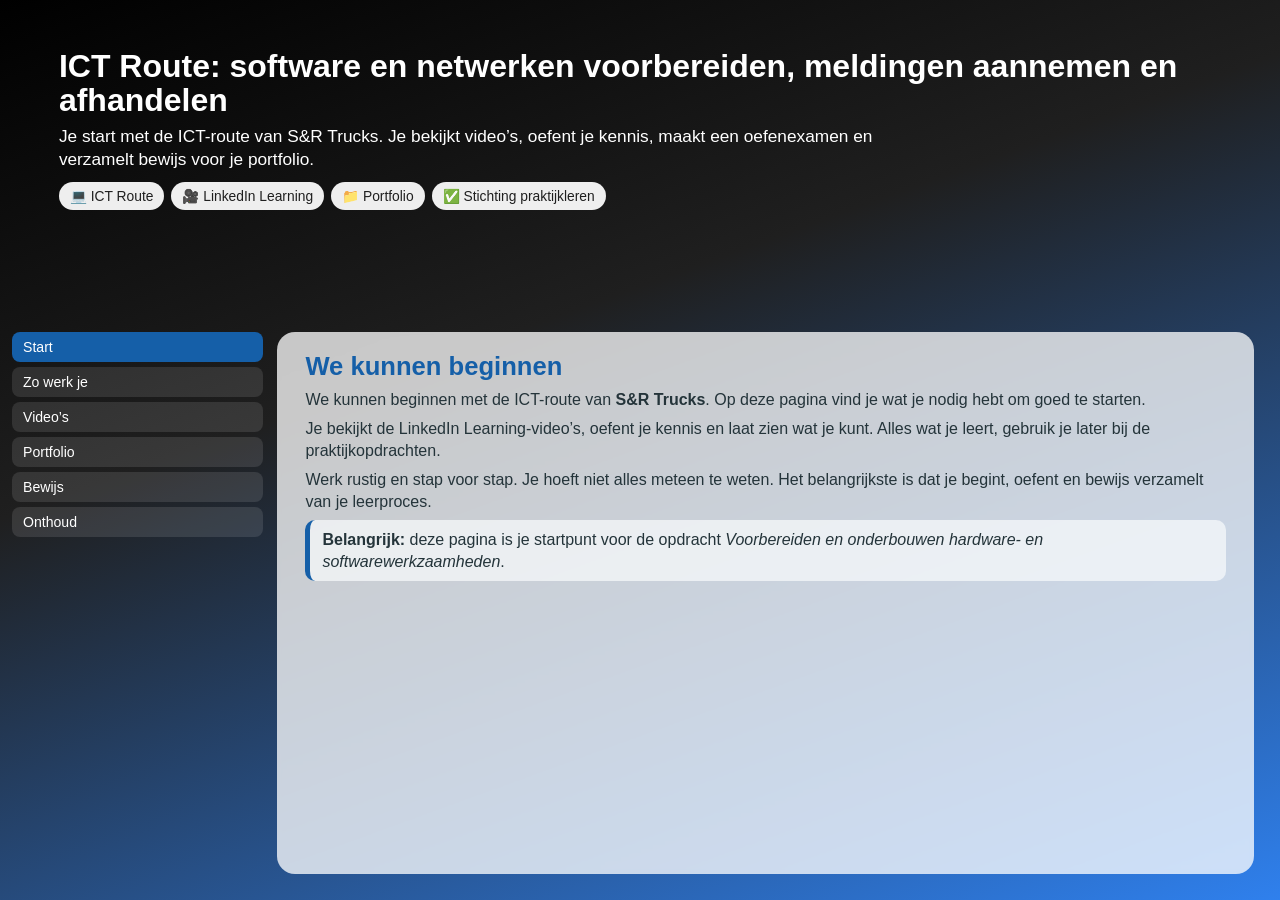
<file: senrlinked.html>
<!DOCTYPE html>
<html lang="nl">
<head>
<meta charset="UTF-8">
<title>ICT Route - Voorbereiden en onderbouwen</title>

<style>
* {
  box-sizing: border-box;
}

.tab-wrapper {
  width: 1000px;
  height: 500px;
  margin: 0 auto;
  font-family: Arial, sans-serif;
  overflow: hidden;
  border-radius: 22px;
  background: linear-gradient(160deg, #000000 0%, #1f1f1f 38%, #6698AD 100%);
}

.banner {
  height: 145px;
  box-sizing: border-box;
  background: transparent;
  border-radius: 22px 22px 0 0;
  color: white;
  padding: 22px 32px 16px;
}

.banner h1 {
  margin: 0 0 6px;
  font-size: 30px;
  line-height: 1.1;
  color: white;
}

.banner p {
  margin: 0;
  font-size: 15.5px;
  line-height: 1.35;
  max-width: 870px;
  color: white;
}

.chips {
  display: flex;
  gap: 7px;
  flex-wrap: wrap;
  margin-top: 10px;
}

.chips span {
  background: white;
  color: #12333a;
  border-radius: 999px;
  padding: 6px 11px;
  font-size: 13px;
}

.tab-page {
  height: 355px;
  display: flex;
  gap: 12px;
  border: none;
  border-radius: 0 0 22px 22px;
  overflow: hidden;
  background: transparent;
  padding: 0 14px 14px 0;
}

.tab-menu {
  flex: 0 0 205px;
  width: 205px;
  background: transparent;
  padding: 8px 0 10px 12px;
  overflow: hidden;
  position: relative;
  z-index: 2;
}

.tab-button {
  width: 100%;
  display: block;
  border: none;
  background: rgba(255,255,255,0.08);
  color: white;
  text-align: left;
  padding: 6px 12px;
  margin-bottom: 4px;
  border-radius: 8px;
  cursor: pointer;
  font-size: 13.2px;
  line-height: 1.1;
}

.tab-button:hover,
.tab-button.active {
  background: #6698AD;
  color: #12333a;
}

.tab-content-area {
  flex: 1 1 auto;
  min-width: 0;
  height: 321px;
  padding: 14px 24px;
  overflow-y: hidden;
  background: rgba(255,255,255,0.74);
  border-radius: 18px;
  backdrop-filter: blur(1px);
  position: relative;
  z-index: 1;
}

.tab-content {
  display: none;
}

.tab-content.active {
  display: block;
}

.tab-content h2 {
  color: #53666B;
  margin: 0 0 6px;
  font-size: 22px;
}

.tab-content p {
  font-size: 14px;
  line-height: 1.24;
  margin: 0 0 5px;
  color: #24343a;
}

.tab-content ul,
.tab-content ol {
  margin: 4px 0 6px 20px;
  padding: 0;
}

.tab-content li {
  font-size: 14px;
  line-height: 1.22;
  margin-bottom: 3px;
  color: #24343a;
}

.note,
.info {
  background: rgba(247,250,251,0.72);
  border-left: 5px solid #6698AD;
  padding: 8px 11px;
  border-radius: 10px;
  color: #24343a;
  margin: 7px 0;
  font-size: 14px;
  line-height: 1.22;
}

.action-link {
  display: inline-block;
  background: #6698AD;
  color: #12333a;
  text-decoration: none;
  border-radius: 999px;
  padding: 7px 13px;
  font-weight: bold;
  font-size: 13.5px;
  margin-top: 4px;
}

.action-link:hover {
  background:  #B2C6D3;
  color: #12333a;
}

.badge {
  display: inline-block;
  background: #1e7e8f;
  color: white;
  border-radius: 999px;
  padding: 5px 10px;
  font-size: 12.5px;
  margin-bottom: 4px;
}


/* Houdt de complete pagina exact 500 px hoog.
   Het witte tekstvlak en het menu staan nog iets lager; de hoogte is gelijk gebleven. */
.tab-wrapper {
  width: min(1000px, 100%);
  height: 500px;
  min-height: 0;
  overflow: hidden;
}

.banner {
  height: 145px;
  min-height: 0;
}

.tab-page {
  height: 355px;
  min-height: 0;
  align-items: flex-start;
  padding: 40px 14px 14px 12px;
  gap: 14px;
  overflow: hidden;
}

.tab-menu {
  flex: 0 0 205px;
  width: 205px;
  padding-left: 0;
  overflow: hidden;
}

.tab-content-area {
  flex: 1 1 auto;
  min-width: 0;
  height: 292px;
  min-height: 0;
  max-height: 292px;
  overflow-y: hidden;
  margin: 0;
}

.tab-button {
  position: relative;
  z-index: 3;
}

@media (max-width: 760px) {
  .tab-page {
    flex-direction: column;
    padding: 0 12px 14px;
  }

  .tab-menu {
    width: 100%;
    flex: 0 0 auto;
    display: flex;
    flex-wrap: wrap;
    gap: 6px;
    padding: 8px 0 0;
  }

  .tab-button {
    width: auto;
    margin-bottom: 0;
  }
}

</style>
<link rel="stylesheet" href="style.css">
</head>

<body data-page="linked">

<div class="tab-wrapper">

  <section class="banner">
    <h1>ICT Route: software en netwerken voorbereiden, meldingen aannemen en afhandelen</h1>
    <p>Je start met de ICT-route van S&R Trucks. Je bekijkt video’s, oefent je kennis, maakt een oefenexamen en verzamelt bewijs voor je portfolio.</p>

    <div class="chips">
      <span>💻 ICT Route</span>
      <span>🎥 LinkedIn Learning</span>
      <span>📁 Portfolio</span>
      <span>✅ Stichting praktijkleren</span>
    </div>
  </section>

  <div class="tab-page">
    <div class="tab-menu">
      <button class="tab-button active" onclick="openTab(event, 'start')">Start</button>
      <button class="tab-button" onclick="openTab(event, 'werken')">Zo werk je</button>
      <button class="tab-button" onclick="openTab(event, 'videos')">Video’s</button>
      <button class="tab-button" onclick="openTab(event, 'portfolio')">Portfolio</button>
      <button class="tab-button" onclick="openTab(event, 'bewijs')">Bewijs</button>
      <button class="tab-button" onclick="openTab(event, 'onthoud')">Onthoud</button>
    </div>

    <div class="tab-content-area">

      <div id="start" class="tab-content active">
        <h2>We kunnen beginnen</h2>
        <p>We kunnen beginnen met de ICT-route van <strong>S&R Trucks</strong>. Op deze pagina vind je wat je nodig hebt om goed te starten.</p>
        <p>Je bekijkt de LinkedIn Learning-video’s, oefent je kennis en laat zien wat je kunt. Alles wat je leert, gebruik je later bij de praktijkopdrachten.</p>
        <p>Werk rustig en stap voor stap. Je hoeft niet alles meteen te weten. Het belangrijkste is dat je begint, oefent en bewijs verzamelt van je leerproces.</p>
        <p class="note"><strong>Belangrijk:</strong> deze pagina is je startpunt voor de opdracht <em>Voorbereiden en onderbouwen hardware- en softwarewerkzaamheden</em>.</p>
      </div>

      <div id="werken" class="tab-content">
        <h2>Zo werk je met deze pagina</h2>
        <p>Gebruik deze pagina als routekaart. Je gaat niet alleen kijken, maar ook actief verwerken wat je leert.</p>
        <ol>
          <li>Bekijk een stukje theorie of video.</li>
          <li>Maak korte aantekeningen van wat je leert.</li>
          <li>Gebruik je kennis bij de praktijkopdrachten.</li>
          <li>Maak screenshots van je voortgang of resultaten.</li>
          <li>Zet belangrijke bewijzen en reflecties in je portfolio.</li>
        </ol>
        <p class="info"><strong>Tip:</strong> schrijf vooral dingen op die je later kunt gebruiken bij S&R Trucks. Zo maak je de koppeling tussen theorie en praktijk.</p>
      </div>

      <div id="videos" class="tab-content">
        <h2>Start met de LinkedIn-video’s</h2>
        <p></p>
        <p>Bekijk de LinkedIn-video’s en gebruik wat je leert bij de opdrachten van S&R Trucks.</p>
        <p>Maak tijdens het kijken korte aantekeningen. Schrijf vooral op welke begrippen, onderdelen of keuzes je later nodig hebt bij hardware- en softwarewerkzaamheden.</p>
        <p>Je hoeft niet alles in één keer te begrijpen. Kijk gericht, pauzeer wanneer nodig en noteer wat belangrijk is.</p>
        <p><a class="action-link" href="https://www.linkedin.com/learning/basisbeginselen-van-netwerken-de-basis-van-netwerken" target="_blank" rel="noopener noreferrer" onclick="window.open(this.href, '_blank', 'noopener'); return false;">Basisbeginselen van netwerken</a></p>
        <p><a class="action-link" href="https://www.linkedin.com/learning/learning-subnetting-2019?contextUrn=urn%3Ali%3AlearningCollection%3A7441348246800850944&amp;u=84048860" target="_blank" rel="noopener">Subnetting leren</a></p>
        <p><a class="action-link" href="https://www.linkedin.com/learning/build-and-configure-networks-with-packet-tracer?contextUrn=urn%3Ali%3AlearningCollection%3A7441348246800850944&amp;u=84048860" target="_blank" rel="noopener">Bouw en configureer netwerken met Packet Tracer</a></p>
      </div>

      <div id="portfolio" class="tab-content">
        <h2>Portfolio-tip</h2>
        <p>Maak screenshots van je voortgang, noteer wat je hebt geleerd en bewaar je resultaten. Zo laat je niet alleen zien wat je hebt gemaakt, maar ook hoe je hebt geleerd.</p>
        <p class="info"><strong>Tip:</strong> zet niet alleen het eindresultaat in je portfolio, maar ook bewijs van je leerproces.</p>
        <ul>
          <li>Screenshot van bekeken video’s.</li>
          <li>Screenshot van je oefenresultaat.</li>
          <li>Korte reflectie: wat heb je geleerd?</li>
          <li>Korte reflectie: wat wil je nog verbeteren?</li>
        </ul>
      </div>

      <div id="bewijs" class="tab-content">
        <h2>Wat bewaar je als bewijs?</h2>
        <p>Bewijs laat zien dat je actief hebt gewerkt aan de ICT-route. Verzamel daarom tijdens het werken meerdere soorten bewijs.</p>
        <ul>
          <li>Aantekeningen van de theorie of video’s.</li>
          <li>Screenshots van voortgang in LinkedIn Learning.</li>
          <li>Screenshots van het oefenexamen of oefenresultaat.</li>
          <li>Voorbeelden waarin je de theorie gebruikt bij een praktijkopdracht.</li>
          <li>Een korte reflectie op wat goed ging en wat je nog wilt oefenen.</li>
        </ul>
        <p>Bewaar je bewijs netjes, zodat je het later makkelijk kunt terugvinden en toevoegen aan je portfolio.</p>
      </div>

      <div id="onthoud" class="tab-content">
        <h2>Onthoud dit goed</h2>
        <p>Deze pagina is je startpunt. Begin rustig, werk stap voor stap en verzamel onderweg bewijs voor je portfolio.</p>
        <p>Oefenen hoort erbij. Je hoeft niet alles meteen te weten. Door video’s te bekijken, aantekeningen te maken en jezelf te testen, word je steeds zekerder.</p>
        <p>Gebruik wat je leert bij de opdrachten van S&R Trucks. Zo laat je zien dat je theorie kunt koppelen aan echte ICT-werkzaamheden.</p>
        <p class="note"><strong>Belangrijk:</strong> werk actief mee, bewaar je bewijs en reflecteer kort op wat je hebt geleerd.</p>
      </div>

    </div>
  </div>
</div>

<script>
function openTab(event, tabId) {
  document.querySelectorAll(".tab-content").forEach(function(content) {
    content.classList.remove("active");
  });

  document.querySelectorAll(".tab-button").forEach(function(button) {
    button.classList.remove("active");
  });

  document.getElementById(tabId).classList.add("active");
  event.currentTarget.classList.add("active");
}
</script>

</body>
</html>
</file>
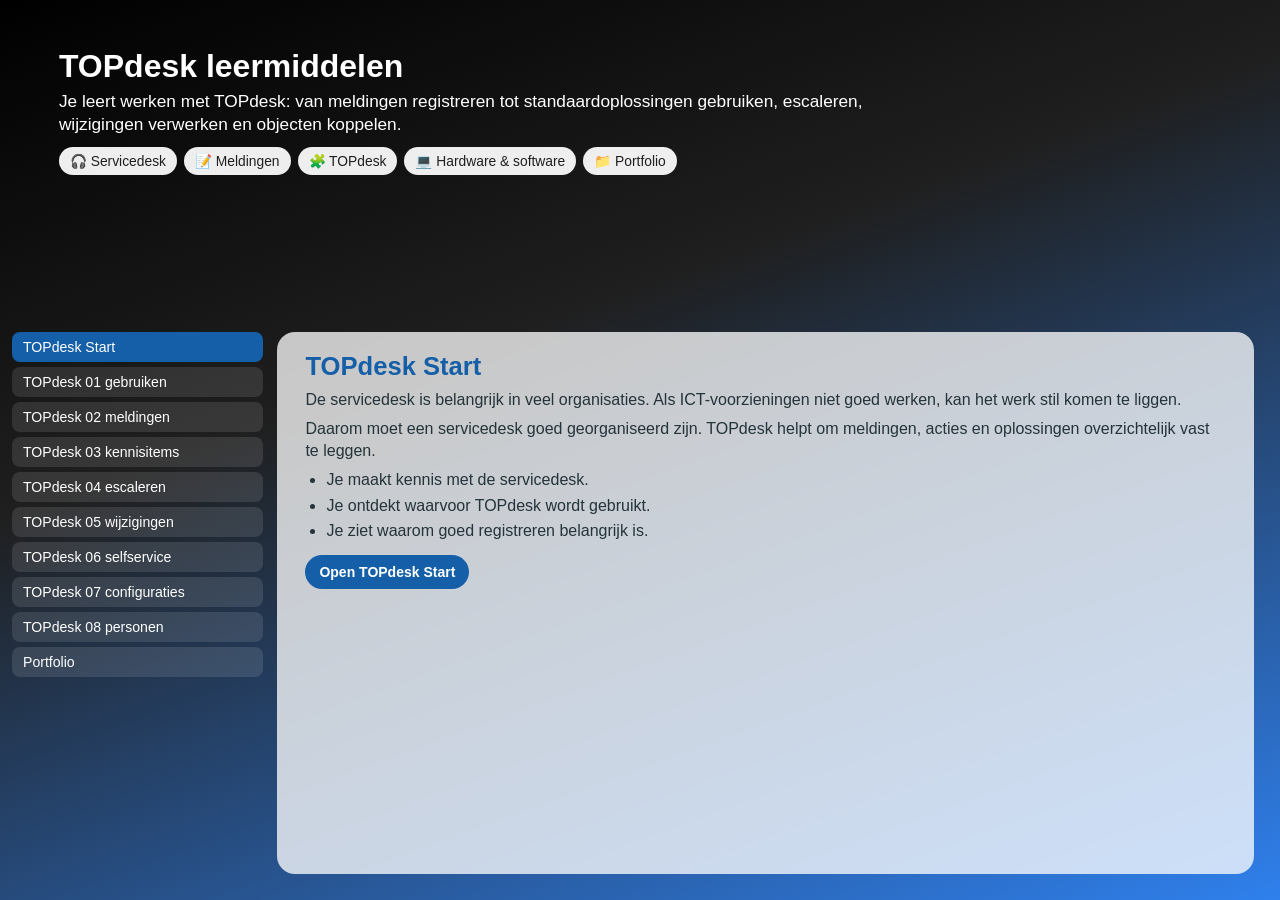
<file: senrspl.html>
<!DOCTYPE html>
<html lang="nl">
<head>
<meta charset="UTF-8">
<title>TOPdesk leermiddelen</title>

<style>
* {
  box-sizing: border-box;
}

.tab-wrapper {
  width: 1000px;
  height: 500px;
  margin: 0 auto;
  font-family: Arial, sans-serif;
  overflow: hidden;
  border-radius: 22px;
  background: linear-gradient(160deg, #000000 0%, #1f1f1f 38%, #6698AD 100%);
}

.banner {
  height: 145px;
  box-sizing: border-box;
  background: transparent;
  border-radius: 22px 22px 0 0;
  color: white;
  padding: 22px 32px 16px;
}

.banner h1 {
  margin: 0 0 6px;
  font-size: 30px;
  line-height: 1.1;
  color: white;
}

.banner p {
  margin: 0;
  font-size: 15.5px;
  line-height: 1.35;
  max-width: 870px;
  color: white;
}

.chips {
  display: flex;
  gap: 7px;
  flex-wrap: wrap;
  margin-top: 10px;
}

.chips span {
  background: white;
  color: #12333a;
  border-radius: 999px;
  padding: 6px 11px;
  font-size: 13px;
}

.tab-page {
  height: 355px;
  display: flex;
  gap: 12px;
  border: none;
  border-radius: 0 0 22px 22px;
  overflow: hidden;
  background: transparent;
  padding: 0 14px 14px 0;
}

.tab-menu {
  flex: 0 0 205px;
  width: 205px;
  background: transparent;
  padding: 8px 0 10px 12px;
  overflow: hidden;
  position: relative;
  z-index: 2;
}

.tab-button {
  width: 100%;
  display: block;
  border: none;
  background: rgba(255,255,255,0.08);
  color: white;
  text-align: left;
  padding: 5px 10px;
  margin-bottom: 3px;
  border-radius: 8px;
  cursor: pointer;
  font-size: 12.2px;
  line-height: 1.05;
}

.tab-button:hover,
.tab-button.active {
  background: #6698AD;
  color: #12333a;
}

.tab-content-area {
  flex: 1 1 auto;
  min-width: 0;
  height: 321px;
  padding: 14px 24px;
  overflow-y: hidden;
  background: rgba(255,255,255,0.74);
  border-radius: 18px;
  backdrop-filter: blur(1px);
  position: relative;
  z-index: 1;
}

.tab-content {
  display: none;
}

.tab-content.active {
  display: block;
}

.tab-content h2 {
  color: #53666B;
  margin: 0 0 6px;
  font-size: 22px;
}

.tab-content p {
  font-size: 14px;
  line-height: 1.24;
  margin: 0 0 5px;
  color: #24343a;
}

.tab-content ul,
.tab-content ol {
  margin: 4px 0 6px 20px;
  padding: 0;
}

.tab-content li {
  font-size: 14px;
  line-height: 1.22;
  margin-bottom: 3px;
  color: #24343a;
}

.note,
.info {
  background: rgba(247,250,251,0.72);
  border-left: 5px solid #6698AD;
  padding: 8px 11px;
  border-radius: 10px;
  color: #24343a;
  margin: 7px 0;
  font-size: 14px;
  line-height: 1.22;
}

.action-link {
  display: inline-block;
  background: #6698AD;
  color: #12333a;
  text-decoration: none;
  border-radius: 999px;
  padding: 7px 13px;
  font-weight: bold;
  font-size: 13.5px;
  margin-top: 4px;
}

.action-link:hover {
  background:  #B2C6D3;
  color: #12333a;
}

.badge {
  display: inline-block;
  background: #1e7e8f;
  color: white;
  border-radius: 999px;
  padding: 5px 10px;
  font-size: 12.5px;
  margin-bottom: 4px;
}


/* Houdt de complete pagina exact 500 px hoog.
   Het witte tekstvlak en het menu staan nog iets lager; de hoogte is gelijk gebleven. */
.tab-wrapper {
  width: min(1000px, 100%);
  height: 500px;
  min-height: 0;
  overflow: hidden;
}

.banner {
  height: 145px;
  min-height: 0;
}

.tab-page {
  height: 355px;
  min-height: 0;
  align-items: flex-start;
  padding: 40px 14px 14px 12px;
  gap: 14px;
  overflow: hidden;
}

.tab-menu {
  flex: 0 0 205px;
  width: 205px;
  padding-left: 0;
  overflow: hidden;
}

.tab-content-area {
  flex: 1 1 auto;
  min-width: 0;
  height: 292px;
  min-height: 0;
  max-height: 292px;
  overflow-y: hidden;
  margin: 0;
}

.tab-button {
  position: relative;
  z-index: 3;
}

@media (max-width: 760px) {
  .tab-page {
    flex-direction: column;
    padding: 0 12px 14px;
  }

  .tab-menu {
    width: 100%;
    flex: 0 0 auto;
    display: flex;
    flex-wrap: wrap;
    gap: 6px;
    padding: 8px 0 0;
  }

  .tab-button {
    width: auto;
    margin-bottom: 0;
  }
}

</style>
<link rel="stylesheet" href="style.css">
</head>

<body data-page="spl">

<div class="tab-wrapper">

  <section class="banner">
    <h1>TOPdesk leermiddelen</h1>
    <p>Je leert werken met TOPdesk: van meldingen registreren tot standaardoplossingen gebruiken, escaleren, wijzigingen verwerken en objecten koppelen.</p>

    <div class="chips">
      <span>🎧 Servicedesk</span>
      <span>📝 Meldingen</span>
      <span>🧩 TOPdesk</span>
      <span>💻 Hardware & software</span>
      <span>📁 Portfolio</span>
    </div>
  </section>

  <div class="tab-page">
    <div class="tab-menu">
      <button class="tab-button active" onclick="openTab(event, 'start')">TOPdesk Start</button>
      <button class="tab-button" onclick="openTab(event, 'topdesk01')">TOPdesk 01 gebruiken</button>
      <button class="tab-button" onclick="openTab(event, 'topdesk02')">TOPdesk 02 meldingen</button>
      <button class="tab-button" onclick="openTab(event, 'topdesk03')">TOPdesk 03 kennisitems</button>
      <button class="tab-button" onclick="openTab(event, 'topdesk04')">TOPdesk 04 escaleren</button>
      <button class="tab-button" onclick="openTab(event, 'topdesk05')">TOPdesk 05 wijzigingen</button>
      <button class="tab-button" onclick="openTab(event, 'topdesk06')">TOPdesk 06 selfservice</button>
      <button class="tab-button" onclick="openTab(event, 'topdesk07')">TOPdesk 07 configuraties</button>
      <button class="tab-button" onclick="openTab(event, 'topdesk08')">TOPdesk 08 personen</button>
      <button class="tab-button" onclick="openTab(event, 'portfolio')">Portfolio</button>
    </div>

    <div class="tab-content-area">

      <div id="start" class="tab-content active">
        <h2>TOPdesk Start</h2>
        <p>De servicedesk is belangrijk in veel organisaties. Als ICT-voorzieningen niet goed werken, kan het werk stil komen te liggen.</p>
        <p>Daarom moet een servicedesk goed georganiseerd zijn. TOPdesk helpt om meldingen, acties en oplossingen overzichtelijk vast te leggen.</p>
        <ul>
          <li>Je maakt kennis met de servicedesk.</li>
          <li>Je ontdekt waarvoor TOPdesk wordt gebruikt.</li>
          <li>Je ziet waarom goed registreren belangrijk is.</li>
        </ul>
        <p><a class="action-link" href="https://www.stichtingpraktijkleren.nl/fileadmin/spl_xapi/CODE-viYH96HB/index.html?coursedata=TOPdesk%20leermiddelen_2_TOPdesk%20START_xapi#/lang/en/pag/679d2e8d25e1be5336e90c14d03aa9f2" target="_blank" rel="noopener">Open TOPdesk Start</a></p>
      </div>

      <div id="topdesk01" class="tab-content">
        <h2>TOPdesk 01 – TOPdesk gebruiken</h2>
        <p>In TOPdesk registreer je meldingen en oplossingen. Je kunt ook hardware, software, personen, vestigingen en locaties vastleggen.</p>
        <ul>
          <li>Meldingen en oplossingen registreren.</li>
          <li>Hardware- en softwareobjecten vastleggen.</li>
          <li>Objecten koppelen aan personen of locaties.</li>
        </ul>
        <p><a class="action-link" href="https://www.stichtingpraktijkleren.nl/fileadmin/spl_xapi/CODE-glbhzmXr/index.html?coursedata=TOPdesk%20leermiddelen_3_1.%20TOPdesk%2001_xapi#/lang/en/pag/646195cf33d58cafb997b5e436109444" target="_blank" rel="noopener">Open TOPdesk 01</a></p>
      </div>

      <div id="topdesk02" class="tab-content">
        <h2>TOPdesk 02 – Eerstelijnsmeldingen</h2>
        <p>Een behandelaar registreert meldingen of calls die binnenkomen via telefoon, balie of e-mail.</p>
        <p>Veel meldingen zijn incidenten of storingen. Gebruikers kunnen niet verder met hun werk en jij onderzoekt of je kunt helpen.</p>
        <ul>
          <li>Meldingen aannemen en registreren.</li>
          <li>Incidenten en storingen herkennen.</li>
          <li>Gebruikers helpen zodat ze verder kunnen.</li>
        </ul>
        <p><a class="action-link" href="https://www.stichtingpraktijkleren.nl/fileadmin/spl_xapi/CODE-YyEWmkSV/index.html?coursedata=TOPdesk%20leermiddelen_4_2.%20TOPdesk%2002_xapi#/lang/en/pag/21213bda1634ffe134703c4b041ccab9" target="_blank" rel="noopener">Open TOPdesk 02</a></p>
      </div>

      <div id="topdesk03" class="tab-content">
        <h2>TOPdesk 03 – Standaardteksten en kennisitems</h2>
        <p>Op een servicedesk komen vaak dezelfde vragen terug. Met standaardteksten, standaardoplossingen en kennisitems handel je meldingen sneller af.</p>
        <ul>
          <li>Standaardteksten gebruiken.</li>
          <li>Standaardoplossingen toepassen.</li>
          <li>Kennisitems zoeken en gebruiken.</li>
          <li>Gebruikers sneller en duidelijker helpen.</li>
        </ul>
        <p><a class="action-link" href="https://www.stichtingpraktijkleren.nl/fileadmin/spl_xapi/CODE-fdKPMA6q/index.html?coursedata=TOPdesk%20leermiddelen_5_3.%20TOPdesk%2003_xapi#/lang/en/pag/edadff7d55f1b0fa2696a4d97b14cd9d" target="_blank" rel="noopener">Open TOPdesk 03</a></p>
      </div>

      <div id="topdesk04" class="tab-content">
        <h2>TOPdesk 04 – Tweede lijn, derde lijn en majormeldingen</h2>
        <p>Als eerstelijnsmedewerker kun je veel meldingen zelf afhandelen. Soms zet je de melding door naar de tweede of derde lijn.</p>
        <ul>
          <li>Herkennen wanneer je moet escaleren.</li>
          <li>Meldingen doorzetten naar tweede of derde lijn.</li>
          <li>Majormeldingen herkennen.</li>
          <li>Escalaties goed registreren.</li>
        </ul>
        <p><a class="action-link" href="https://www.stichtingpraktijkleren.nl/fileadmin/spl_xapi/CODE-cM8BpnMh/index.html?coursedata=TOPdesk%20leermiddelen_6_4.%20TOPdesk%2004_xapi#/lang/en/pag/b00e0f038658aa4617f6f57b0d311d7f" target="_blank" rel="noopener">Open TOPdesk 04</a></p>
      </div>

      <div id="topdesk05" class="tab-content">
        <h2>TOPdesk 05 – Eenvoudige wijzigingen</h2>
        <p>IT-infrastructuur staat nooit stil. Hardware, software en organisaties veranderen regelmatig.</p>
        <p>In TOPdesk leer je eenvoudige wijzigingen registreren en opvolgen.</p>
        <ul>
          <li>Wijzigingen herkennen.</li>
          <li>Aanpassingen aan hardware of software registreren.</li>
          <li>Wijzigingen netjes opvolgen.</li>
        </ul>
        <p><a class="action-link" href="https://www.stichtingpraktijkleren.nl/fileadmin/spl_xapi/CODE-rcm9DrYj/index.html?coursedata=TOPdesk%20leermiddelen_7_5.%20TOPdesk%2005_xapi#/lang/en/pag/69a2fda9a46e634104c7e586e1ddb655" target="_blank" rel="noopener">Open TOPdesk 05</a></p>
      </div>

      <div id="topdesk06" class="tab-content">
        <h2>TOPdesk 06 – Selfserviceportal gebruiken</h2>
        <p>In de selfserviceportal vinden gebruikers uitleg, handleidingen en oplossingen die zij zelf kunnen proberen.</p>
        <ul>
          <li>Handleidingen en uitleg gebruiken.</li>
          <li>Gebruikers zelf meldingen laten invoeren.</li>
          <li>Sneller en efficiënter storingen oplossen.</li>
          <li>Tijd besparen voor de servicedesk.</li>
        </ul>
        <p><a class="action-link" href="https://www.stichtingpraktijkleren.nl/fileadmin/spl_xapi/CODE-JM3vEq7h/index.html?coursedata=TOPdesk%20leermiddelen_8_6.%20TOPdesk%2006_xapi#/lang/en/pag/78a633775bc994b5951e16a33dadb6d2" target="_blank" rel="noopener">Open TOPdesk 06</a></p>
      </div>

      <div id="topdesk07" class="tab-content">
        <h2>TOPdesk 07 – Hardware, software en configuraties</h2>
        <p>Medewerkers gebruiken hardware en software zoals pc’s, printers, mobiele telefoons en laptops.</p>
        <p>In TOPdesk kun je objecten vastleggen, koppelen aan personen of vestigingen en groeperen in configuraties.</p>
        <ul>
          <li>Hardware- en softwareobjecten registreren.</li>
          <li>Objecten koppelen aan personen of locaties.</li>
          <li>Configuraties maken en beheren.</li>
        </ul>
        <p><a class="action-link" href="https://www.stichtingpraktijkleren.nl/fileadmin/spl_xapi/CODE-mteU1KZt/index.html?coursedata=TOPdesk%20leermiddelen_9_7.%20TOPdesk%2007_xapi#/lang/en/pag/632c013855442375e7443657e211488b" target="_blank" rel="noopener">Open TOPdesk 07</a></p>
      </div>

      <div id="topdesk08" class="tab-content">
        <h2>TOPdesk 08 – Personen en behandelaars</h2>
        <p>Als servicedeskmedewerker ben je behandelaar van meldingen. Tegelijk kun je ook als persoon in TOPdesk geregistreerd staan.</p>
        <ul>
          <li>Verschil tussen persoon en behandelaar begrijpen.</li>
          <li>Behandelaars koppelen aan meldingen.</li>
          <li>Persoonsgegevens netjes gebruiken in TOPdesk.</li>
        </ul>
        <p><a class="action-link" href="https://www.stichtingpraktijkleren.nl/fileadmin/spl_xapi/CODE-no39qMb4/index.html?coursedata=TOPdesk%20leermiddelen_10_8.%20TOPdesk%2008_xapi#/lang/en/pag/ed98fd5a693ab9d9722a8ea94b2cdee0" target="_blank" rel="noopener">Open TOPdesk 08</a></p>
      </div>

      <div id="portfolio" class="tab-content">
        <h2>Portfolio-tip</h2>
        <p>Laat in je portfolio zien dat je TOPdesk doelgericht kunt gebruiken. Bewaar bewijs van je voortgang en van de onderdelen die je hebt geoefend.</p>
        <ul>
          <li>Screenshots van gemaakte TOPdesk-modules.</li>
          <li>Voorbeeld van een geregistreerde melding.</li>
          <li>Voorbeeld van een standaardtekst of kennisitem.</li>
          <li>Korte uitleg over escaleren of wijzigingen verwerken.</li>
          <li>Reflectie: wat ging goed en wat wil je nog oefenen?</li>
        </ul>
        <p class="note"><strong>Belangrijk:</strong> TOPdesk draait om netjes registreren, duidelijk communiceren en overzicht houden.</p>
      </div>

    </div>
  </div>
</div>

<script>
function openTab(event, tabId) {
  document.querySelectorAll(".tab-content").forEach(function(content) {
    content.classList.remove("active");
  });

  document.querySelectorAll(".tab-button").forEach(function(button) {
    button.classList.remove("active");
  });

  document.getElementById(tabId).classList.add("active");
  event.currentTarget.classList.add("active");
}
</script>

</body>
</html>
</file>
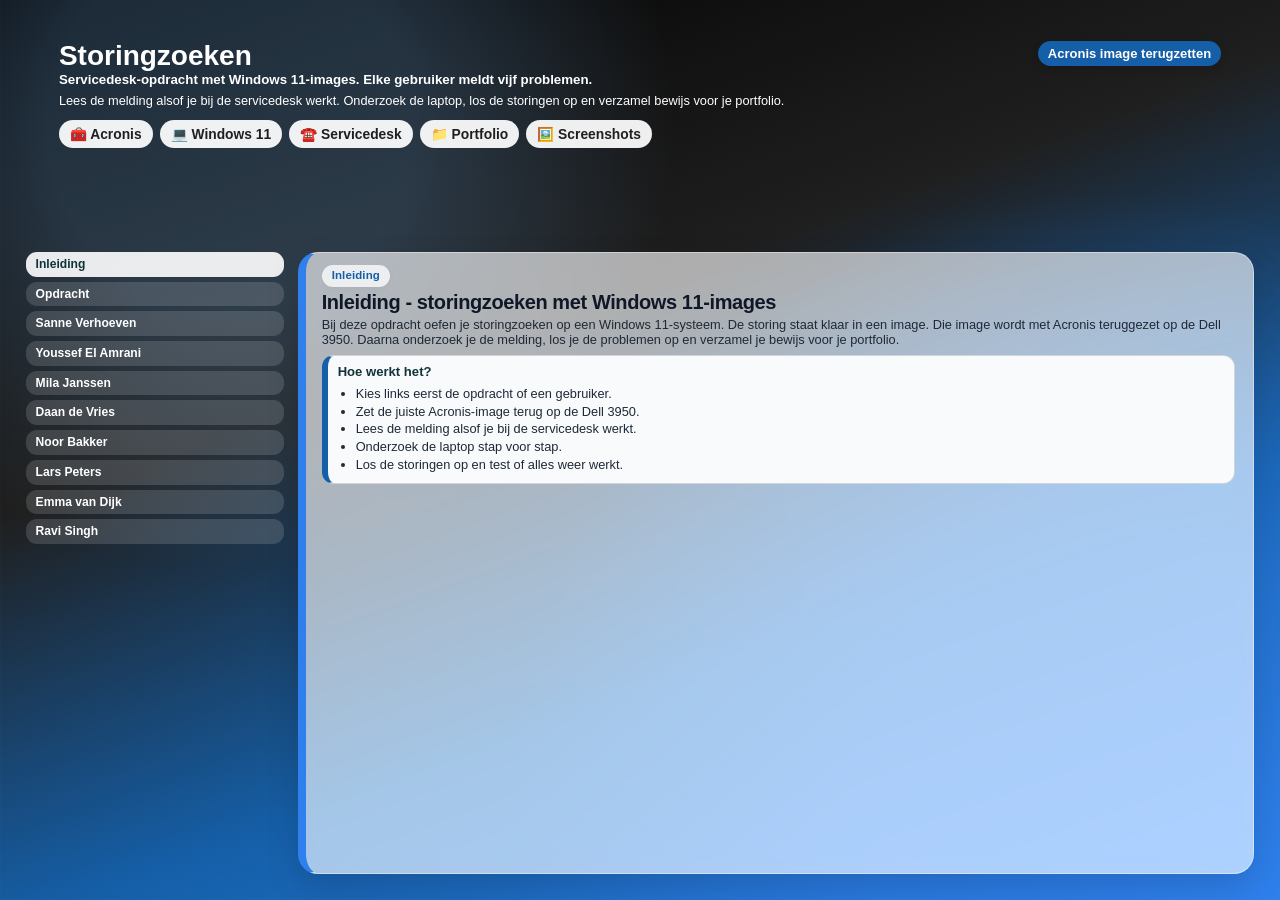
<file: senrstoringzoeken.html>
<!doctype html>
<html lang="nl">
<head>
<meta charset="utf-8">
<meta name="viewport" content="width=device-width, initial-scale=1">
<title>Storingzoeken - Windows 11 servicedesk</title>
<style>
:root{
  --accent:#2F80ED; --accent-dark:#155FA8; --ink:#101828; --muted:#475467;
  --glass:rgba(255,255,255,.78); --glass-strong:rgba(255,255,255,.90); --glass-border:rgba(255,255,255,.52);
  --shadow:0 18px 46px rgba(0,0,0,.20); --radius-xl:24px; --radius-lg:20px;
}
*{box-sizing:border-box}
html,body{width:100%;min-height:100%;margin:0;padding:0;font-family:Arial,Helvetica,sans-serif;color:var(--ink);background:transparent}
body{display:grid;place-items:start center;overflow:hidden}
.page-shell{width:min(1000px,100vw);height:500px;position:relative;overflow:hidden;border-radius:var(--radius-xl);
  background:radial-gradient(circle at 18% 18%,rgba(255,255,255,.10) 0 16%,transparent 36%),radial-gradient(circle at 84% 78%,rgba(102,152,173,.42) 0 18%,transparent 42%),linear-gradient(135deg,#000 0%,#1a0f04 28%,#53666B 54%,var(--accent) 100%);
  box-shadow:var(--shadow)}
.page-shell:before{content:"";position:absolute;inset:0;background:linear-gradient(90deg,rgba(255,255,255,.06) 0 1px,transparent 1px 80px),linear-gradient(0deg,rgba(255,255,255,.04) 0 1px,transparent 1px 80px);opacity:.28;pointer-events:none}
.header{position:relative;z-index:1;height:112px;padding:13px 22px 6px;color:white;overflow:hidden}
.header-row{display:flex;align-items:flex-start;gap:18px;justify-content:space-between}
.header h1{margin:0;font-size:28px;line-height:1.04;color:white;white-space:nowrap;flex:0 0 auto}
.header .tagline{margin:2px 0 0;font-size:13.3px;line-height:1.22;max-width:610px;color:white;font-weight:600}
.badge{margin-left:auto;flex:0 0 auto;background:rgba(255,255,255,.88);color:#12333a;border-radius:999px;padding:8px 13px;font-size:12.5px;font-weight:850;box-shadow:0 2px 8px rgba(0,0,0,.14)}
.header p{margin:6px 0 0;max-width:900px;font-size:13px;line-height:1.22;color:white}
.chips{display:flex;gap:6px;flex-wrap:nowrap;margin-top:6px}
.chips span{background:white;color:#12333a;border-radius:999px;padding:5px 9px;font-size:11.8px;white-space:nowrap;font-weight:700}
.main{position:relative;z-index:1;height:388px;display:grid;grid-template-columns:205px 1fr;gap:14px;padding:12px 22px 18px;align-items:start}
.menu{height:358px;overflow:hidden;padding-top:0}
.menu button{width:100%;display:block;border:none;background:rgba(255,255,255,.14);color:white;text-align:left;padding:6px 10px;margin-bottom:5px;border-radius:11px;cursor:pointer;font-size:12.1px;font-weight:800;line-height:1.05;white-space:nowrap;overflow:hidden;text-overflow:ellipsis}
.menu button:hover,.menu button.active{background:rgba(255,255,255,.90);color:#12333a}
.panel{min-width:0;height:358px;overflow:hidden;background:var(--glass);border:1px solid var(--glass-border);border-left:8px solid var(--accent);border-radius:var(--radius-lg);box-shadow:0 14px 34px rgba(0,0,0,.14);backdrop-filter:blur(10px) saturate(125%);-webkit-backdrop-filter:blur(10px) saturate(125%);padding:15px 18px}
.content{height:100%;overflow:hidden;padding-right:2px}
.pill{display:inline-flex;align-items:center;gap:7px;width:fit-content;margin:0 0 7px;padding:6px 11px;border-radius:999px;background:var(--glass-strong);color:var(--accent-dark);font-size:12px;line-height:1;font-weight:850}
h2{margin:0 0 6px;font-size:21px;line-height:1.06;color:var(--ink);font-weight:850;letter-spacing:-.02em}
h3{margin:7px 0 5px;font-size:15px;color:#12333a}
p,li{font-size:13.1px;line-height:1.20;color:#1f2937}
p{margin:0 0 8px} ul,ol{margin:6px 0 8px 20px;padding:0}
.note{background:rgba(255,255,255,.80);border-left:5px solid var(--accent-dark);padding:9px 11px;border-radius:12px;color:#1f2937;margin:8px 0;font-size:13.5px;line-height:1.28}
.ticket{background:#f8fafc;color:#0f172a;border:1px solid rgba(15,23,42,.16);border-left:6px solid var(--accent-dark);border-radius:12px;padding:10px 12px;margin:8px 0 10px;font-size:13.1px;line-height:1.32}
.ticket strong{color:#12333a}

.simpletxt{background:#f8fafc;color:#0f172a;border:1px solid rgba(15,23,42,.14);border-left:6px solid var(--accent-dark);border-radius:12px;padding:10px 12px;margin:7px 0 8px;font-family:Arial,Helvetica,sans-serif;font-size:13.4px;line-height:1.30;white-space:pre-wrap}
.simpletxt strong{color:#12333a}
body.user-view .panel{height:314px;padding:12px 16px}
body.user-view .menu{height:314px}
body.user-view .main{height:344px}
body.user-view .content{overflow:hidden}
body.user-view h2{font-size:20px;margin-bottom:5px}
body.user-view .pill{margin-bottom:5px;padding:5px 10px;font-size:11.5px}
body.user-view .action-btn{display:inline-flex;padding:7px 12px;margin-top:2px;font-size:12.2px}
body.user-view .simpletxt{font-size:12.2px;line-height:1.15;padding:8px 10px;margin:5px 0 4px}
body.user-view .simpletxt strong{font-size:12.2px}

body.intro-view .panel{height:258px;padding:12px 16px;border-radius:var(--radius-lg)}
body.intro-view .content{overflow:hidden}
body.intro-view h2{font-size:20px;margin-bottom:5px}
body.intro-view .pill{margin-bottom:5px;padding:5px 10px;font-size:11.5px}
body.intro-view .ticket{padding:7px 10px;margin:5px 0}
body.intro-view p, body.intro-view li{font-size:12.8px;line-height:1.16}
.ticket ul{background:transparent;border:0;margin:6px 0 2px 18px;padding:0}

.assignmentbox{background:rgba(255,255,255,.78);border-left:5px solid var(--accent-dark);border-radius:13px;padding:8px 11px;margin:7px 0 6px}
.assignmentbox h3{margin-top:0}

body.assignment-view .panel{height:342px;padding-bottom:10px}
body.assignment-view .content{overflow:hidden}
body.assignment-view p{font-size:12.9px;line-height:1.14;margin-bottom:5px}
body.assignment-view .assignmentbox{padding:6px 10px;margin:5px 0 4px}
body.assignment-view .assignmentbox h3{font-size:14px;margin:0 0 3px}
body.assignment-view .content ul.plain{padding:5px 9px 5px 24px;margin:4px 0}
body.assignment-view .content li{font-size:12.7px;line-height:1.08;margin-bottom:2px}
body.assignment-view .action-btn{padding:6px 11px;margin-top:4px;font-size:12.2px}
.action-btn{display:inline-flex;align-items:center;border:none;background:var(--accent-dark);color:white;text-decoration:none;border-radius:999px;padding:8px 13px;font-weight:850;font-size:12.7px;cursor:pointer;margin:6px 8px 6px 0}
.action-btn:hover{filter:brightness(.94)}
.small{font-size:12.8px;color:#475467;margin-top:4px}
.content ul.plain{background:rgba(255,255,255,.72);border-left:5px solid var(--accent-dark);border-radius:13px;padding:7px 10px 7px 26px;margin:6px 0}
.content li{margin-bottom:3px}
@media(max-width:760px){body{overflow:auto}.page-shell{width:100%;height:auto;border-radius:0}.header{height:auto}.main{height:auto;grid-template-columns:1fr}.panel{height:auto}.menu{height:auto}}
.download-fallback{display:none;margin-top:8px;background:rgba(255,255,255,.82);border:1px solid rgba(15,23,42,.16);border-radius:12px;padding:8px}
.download-fallback strong{display:block;color:#12333a;font-size:12px;margin-bottom:5px}
.download-fallback textarea{width:100%;height:78px;border:1px solid rgba(15,23,42,.18);border-radius:9px;padding:7px;font-family:Consolas,"Courier New",monospace;font-size:11.5px;line-height:1.15;resize:none;background:#f8fafc}

</style>
<link rel="stylesheet" href="style.css">
</head>
<body data-page="storingzoeken">
<main class="page-shell" aria-label="Storingzoeken Windows 11">
  <section class="header">
    <div class="header-row">
      <div>
        <h1>Storingzoeken</h1>
        <p class="tagline">Servicedesk-opdracht met Windows 11-images. Elke gebruiker meldt vijf problemen.</p>
      </div>
      <div class="badge">Acronis image terugzetten</div>
    </div>
    <p>Lees de melding alsof je bij de servicedesk werkt. Onderzoek de laptop, los de storingen op en verzamel bewijs voor je portfolio.</p>
    <div class="chips"><span>🧰 Acronis</span><span>💻 Windows 11</span><span>☎️ Servicedesk</span><span>📁 Portfolio</span><span>🖼️ Screenshots</span></div>
  </section>
  <section class="main">
    <nav class="menu" id="stepMenu"></nav>
    <article class="panel"><div class="content" id="content"></div></article>
  </section>
</main>
<script>
const items = [
  {
    id: "intro",
    menuLabel: "Inleiding",
    title: "Inleiding - storingzoeken met Windows 11-images",
    image: "Inleiding",
    user: "Servicedesk",
    story: "Bij deze opdracht oefen je storingzoeken op een Windows 11-systeem. De storing staat klaar in een image. Die image wordt met Acronis teruggezet op de Dell 3950. Daarna onderzoek je de melding, los je de problemen op en verzamel je bewijs voor je portfolio.",
    how: [
      "Kies links eerst de opdracht of een gebruiker.",
      "Zet de juiste Acronis-image terug op de Dell 3950.",
      "Lees de melding alsof je bij de servicedesk werkt.",
      "Onderzoek de laptop stap voor stap.",
      "Los de storingen op en test of alles weer werkt."
    ]
  },
  {
    id: "opdracht",
    menuLabel: "Opdracht",
    title: "Opdracht - servicedesk en portfolio",
    image: "Opdracht",
    user: "Opdracht",
    story: "Je werkt vandaag als medewerker servicedesk. Er is een Windows 11-laptop binnengekomen met vijf meldingen van een gebruiker. De gebruiker weet niet wat er technisch fout staat. Jij onderzoekt de laptop, lost de storingen op en maakt bewijs voor je portfolio.",
    assignment: [
      "Download de tekst van de gebruiker die je gaat helpen.",
      "Beschrijf per melding wat de gebruiker merkt.",
      "Onderzoek waar de oorzaak kan zitten.",
      "Noteer wat de echte oorzaak was.",
      "Beschrijf wat je hebt aangepast om het probleem op te lossen.",
      "Maak screenshots van onderzoek, oplossing en eindtest.",
      "Zet het tekstbestand en je screenshots in je portfolio."
    ]
  },
  {
    id: "gebruiker1",
    menuLabel: "Sanne Verhoeven",
    title: "Sanne Verhoeven - melding bij de servicedesk",
    image: "W11_Storingen_Gebruiker_01.tib",
    user: "Sanne Verhoeven",
    story: "Sanne komt aan het begin van de les bij de servicedesk. Ze zegt dat haar laptop vandaag vreemd doet. Ze kan niet op wifi, sommige tekens op het toetsenbord kloppen niet, printen lukt niet, Teams start niet vanzelf op en Windows geeft aan dat de opslag bijna vol is.",
    faults: [
      "Ik krijg geen verbinding met wifi.",
      "Als ik speciale tekens typ, komen er andere tekens in beeld.",
      "Mijn document komt niet uit de printer.",
      "Teams start niet automatisch als ik inlog.",
      "Windows meldt dat mijn opslag bijna vol is."
    ]
  },
  {
    id: "gebruiker2",
    menuLabel: "Youssef El Amrani",
    title: "Youssef El Amrani - melding bij de servicedesk",
    image: "W11_Storingen_Gebruiker_02.tib",
    user: "Youssef El Amrani",
    story: "Youssef meldt dat hij niet normaal verder kan werken. Zijn laptop lijkt geen verbinding te maken, de datum en tijd kloppen niet, zijn USB-stick verschijnt niet in Verkenner, Word start via de snelkoppeling niet goed op en OneDrive synchroniseert niet.",
    faults: [
      "Mijn laptop lijkt helemaal geen netwerk te gebruiken.",
      "De datum en tijd kloppen niet meer.",
      "Mijn USB-stick verschijnt niet in Verkenner.",
      "De snelkoppeling naar Word werkt niet goed.",
      "OneDrive synchroniseert mijn bestanden niet."
    ]
  },
  {
    id: "gebruiker3",
    menuLabel: "Mila Janssen",
    title: "Mila Janssen - melding bij de servicedesk",
    image: "W11_Storingen_Gebruiker_03.tib",
    user: "Mila Janssen",
    story: "Mila wil haar laptop gebruiken voor een presentatie, maar er gaat van alles mis. Internet werkt niet, het beeld ziet er vreemd uit, het tweede scherm komt niet in beeld, de browser opent steeds met een verkeerde pagina en aanmelden met pincode lukt niet goed.",
    faults: [
      "Internet doet niets, ook niet na opnieuw proberen.",
      "Het beeldscherm ziet er veel te groot of onscherp uit.",
      "Mijn tweede scherm wordt niet goed gebruikt.",
      "Mijn browser opent steeds met een verkeerde startpagina.",
      "Aanmelden met mijn pincode lukt niet goed."
    ]
  },
  {
    id: "gebruiker4",
    menuLabel: "Daan de Vries",
    title: "Daan de Vries - melding bij de servicedesk",
    image: "W11_Storingen_Gebruiker_04.tib",
    user: "Daan de Vries",
    story: "Daan stuurt een ticket naar de servicedesk. Hij is verbonden met het netwerk, maar websites laden niet goed. PDF-bestanden openen in een vreemd programma, zijn Bluetooth-oortjes verbinden niet, Windows Update staat gepauzeerd en Windows-beveiliging toont een melding.",
    faults: [
      "Ik ben verbonden met het netwerk, maar websites laden niet goed.",
      "PDF-bestanden openen in het verkeerde programma.",
      "Mijn Bluetooth-oortjes verbinden niet meer.",
      "Windows zegt dat updates gepauzeerd zijn.",
      "Ik zie een melding van Windows-beveiliging."
    ]
  },
  {
    id: "gebruiker5",
    menuLabel: "Noor Bakker",
    title: "Noor Bakker - melding bij de servicedesk",
    image: "W11_Storingen_Gebruiker_05.tib",
    user: "Noor Bakker",
    story: "Noor komt langs met haar laptop. Ze heeft verbinding met het netwerk, maar internet werkt niet zoals het hoort. Printen gaat naar de verkeerde printer, geluid komt niet uit haar headset, een programma blijft hangen en ze is een belangrijk bestand kwijt.",
    faults: [
      "Ik heb netwerkverbinding, maar internet werkt niet goed.",
      "Mijn printopdracht gaat naar de verkeerde printer.",
      "Ik hoor geen geluid via mijn headset.",
      "Een programma reageert niet meer.",
      "Ik kan een belangrijk bestand niet terugvinden."
    ]
  },
  {
    id: "gebruiker6",
    menuLabel: "Lars Peters",
    title: "Lars Peters - melding bij de servicedesk",
    image: "W11_Storingen_Gebruiker_06.tib",
    user: "Lars Peters",
    story: "Lars meldt dat zijn laptop wel werkt, maar vreemd staat ingesteld. Het netwerkprofiel lijkt anders dan normaal, alles op het scherm is veel te groot, zijn microfoon werkt niet in online lessen, een snelkoppeling doet niets en hij krijgt steeds vervelende browsermeldingen.",
    faults: [
      "Mijn netwerk staat anders ingesteld dan normaal.",
      "Alles op mijn scherm is veel te groot.",
      "Mijn microfoon werkt niet in online lessen.",
      "Een snelkoppeling naar een programma doet niets.",
      "Ik krijg steeds ongewenste browsermeldingen."
    ]
  },
  {
    id: "gebruiker7",
    menuLabel: "Emma van Dijk",
    title: "Emma van Dijk - melding bij de servicedesk",
    image: "W11_Storingen_Gebruiker_07.tib",
    user: "Emma van Dijk",
    story: "Emma meldt dat haar laptop het wifi-netwerk niet meer vanzelf vindt. Het scherm gaat steeds snel uit, de camera werkt niet, in Teams hoort niemand haar goed en ze kan een bestand niet verwijderen, ook al probeert ze het meerdere keren.",
    faults: [
      "Mijn laptop verbindt niet meer vanzelf met wifi.",
      "Mijn scherm gaat veel te snel uit.",
      "Mijn camera werkt niet.",
      "In Teams hoort niemand mij goed.",
      "Ik kan een bestand niet verwijderen."
    ]
  },
  {
    id: "gebruiker8",
    menuLabel: "Ravi Singh",
    title: "Ravi Singh - melding bij de servicedesk",
    image: "W11_Storingen_Gebruiker_08.tib",
    user: "Ravi Singh",
    story: "Ravi meldt dat internet vreemd doet. Sommige pagina's laden helemaal niet. Verkenner ziet er anders uit dan normaal, de muis beweegt veel te snel of juist bijna niet, links openen in de verkeerde browser en hij ziet rare pop-ups of een onbekende extensie.",
    faults: [
      "Sommige webpagina's laden helemaal niet.",
      "Verkenner ziet er anders uit dan normaal.",
      "Mijn muis beweegt veel te snel of juist bijna niet.",
      "Links openen in de verkeerde browser.",
      "Ik zie rare pop-ups of een onbekende extensie."
    ]
  }
];

const defaultAssignment = [
  "Beschrijf per melding wat de gebruiker merkt.",
  "Onderzoek waar de oorzaak kan zitten.",
  "Los de storing op zonder onnodige instellingen te veranderen.",
  "Maak screenshots van onderzoek, oplossing en eindtest.",
  "Zet de gedownloade tekst en je screenshots in je portfolio."
];

function escapeHTML(text){return String(text).replace(/[&<>"']/g,ch=>({'&':'&amp;','<':'&lt;','>':'&gt;','"':'&quot;',"'":'&#39;'}[ch]));}
function fillMenu(){
  document.getElementById("stepMenu").innerHTML = items.map((item,i)=>`<button class="${i===0?'active':''}" onclick="loadItem(${i})">${escapeHTML(item.menuLabel)}</button>`).join("");
}
function makeWhiteText(item){
  let simple = `Melding van ${item.user}:
${item.story}

${item.user} meldt deze 5 problemen:
`;
  simple += item.faults.map((f,i)=>`${i+1}. ${item.user}: ${f}`).join("\n");
  return simple;
}
function makeAssignmentTxt(){
  const item = items.find(x => x.id === "opdracht") || items[1];
  const assignment = item.assignment || defaultAssignment;
  let txt = "OPDRACHT STORINGZOEKEN WINDOWS 11\n";
  txt += "================================\n\n";
  txt += item.story + "\n\n";
  txt += "Opdracht:\n";
  assignment.forEach((a,i)=>{ txt += (i+1) + ". " + a + "\n"; });
  return txt;
}
function loadItem(index){
  document.querySelectorAll("#stepMenu button").forEach((b,i)=>b.classList.toggle("active",i===index));
  const item = items[index];
  const assignment = item.assignment || defaultAssignment;
  document.body.classList.toggle("user-view", item.id !== "intro" && item.id !== "opdracht");
  document.body.classList.toggle("intro-view", item.id === "intro");
  document.body.classList.toggle("assignment-view", item.id === "opdracht");
  let html = `<span class="pill">${escapeHTML(item.image)}</span><h2>${escapeHTML(item.title)}</h2>`;
  if(item.id === "intro"){
    html += `<p>${escapeHTML(item.story)}</p>`;
    html += `<div class="ticket"><strong>Hoe werkt het?</strong><ul>`;
    html += (item.how || item.faults || []).map(f=>`<li>${escapeHTML(f)}</li>`).join("");
    html += `</ul></div>`;
  } else if(item.id === "opdracht"){
    html += `<p>${escapeHTML(item.story)}</p>`;
    html += `<div class="assignmentbox"><h3>Opdracht</h3><ul class="plain">` + assignment.map(a=>`<li>${escapeHTML(a)}</li>`).join("") + `</ul>`;
    html += `<button type="button" class="action-btn" onclick="downloadAssignment()">Download opdracht als tekstbestand</button><div id="downloadFallback" class="download-fallback"></div></div>`;
  } else {
    const simple = makeWhiteText(item);
    html += `<div class="simpletxt">${escapeHTML(simple)}</div>`;
    html += `<button type="button" class="action-btn" onclick="downloadTxt('${item.id}')">Download tekstvlak</button><div id="downloadFallback" class="download-fallback"></div>`;
  }
  document.getElementById("content").innerHTML = html;
}
function makeTxt(item){
  if(item.id === "opdracht") return makeAssignmentTxt();
  if(item.id !== "intro") return makeWhiteText(item);
  return "";
}
function showDownloadFallback(filename, text){
  const box = document.getElementById("downloadFallback");
  if(!box) return;
  box.style.display = "block";
  box.innerHTML = `<strong>Geen download gezien? Kopieer deze tekst en sla hem op als: ${escapeHTML(filename)}</strong><textarea readonly>${escapeHTML(text)}</textarea>`;
  const ta = box.querySelector("textarea");
  if(ta){ ta.focus(); ta.select(); }
}
function downloadTextFile(filename, text){
  const blob = new Blob([text], {type:"text/plain;charset=utf-8"});
  const a = document.createElement("a");
  a.href = URL.createObjectURL(blob);
  a.download = filename;
  document.body.appendChild(a);
  a.click();
  a.remove();
  URL.revokeObjectURL(a.href);
}

function safeFilename(text){
  return String(text)
    .toLowerCase()
    .normalize("NFD")
    .replace(/[\u0300-\u036f]/g, "")
    .replace(/[^a-z0-9]+/g, "_")
    .replace(/^_+|_+$/g, "") || "melding";
}

function downloadAssignment(){
  downloadTextFile("opdracht_storingzoeken_windows11.txt", makeAssignmentTxt());
}
function downloadTxt(id){
  const item = items.find(function(x){ return x.id === id; });
  if(!item) return;
  const naam = safeFilename(item.user);
  downloadTextFile(naam + "_servicedeskmelding.txt", makeTxt(item));
}
fillMenu();
loadItem(0);
</script>
</body>
</html>
</file>
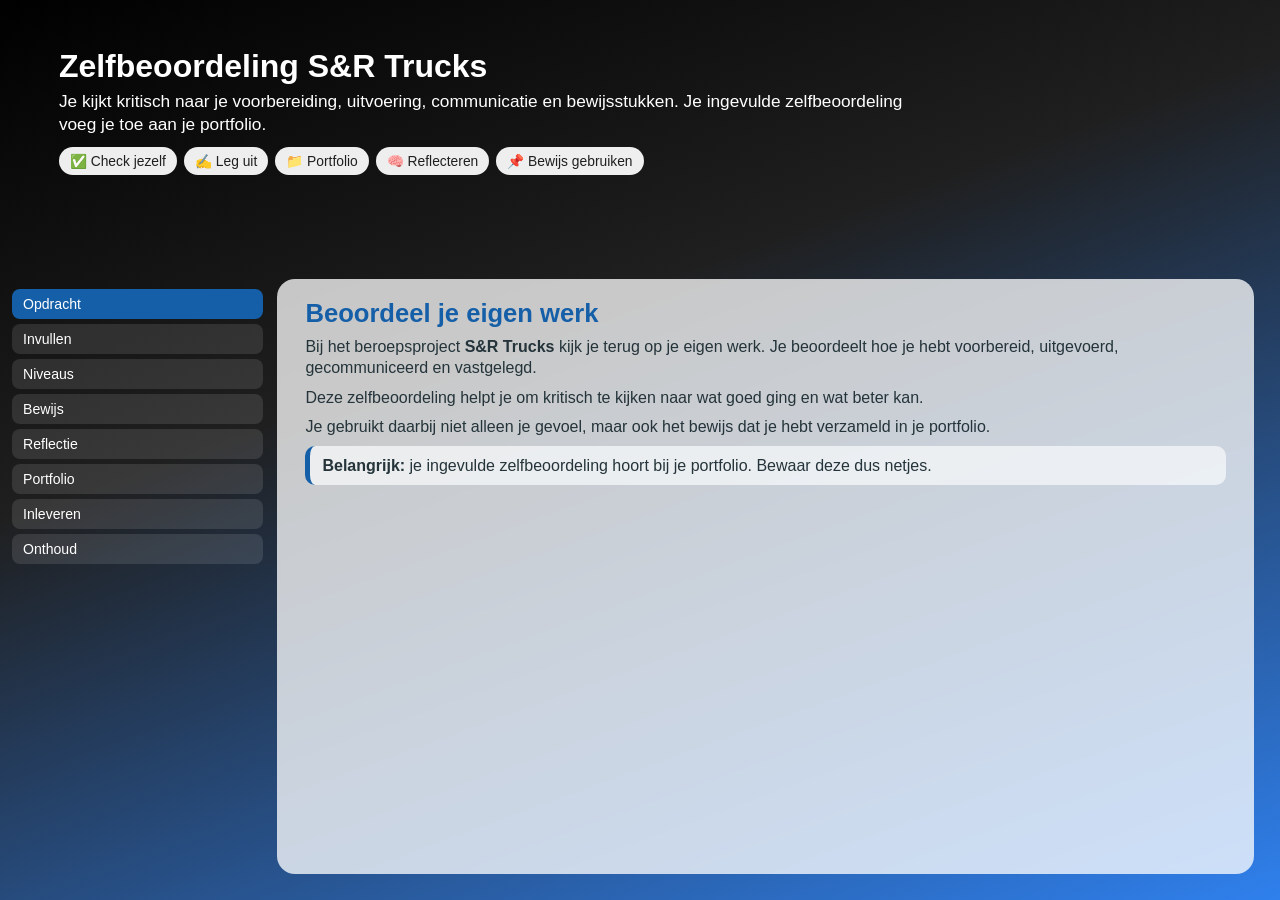
<file: senrzelfbeoordeling.html>
<!DOCTYPE html>
<html lang="nl">
<head>
<meta charset="UTF-8">
<title>Zelfbeoordeling S&R Trucks</title>

<style>
* {
  box-sizing: border-box;
}

.tab-wrapper {
  width: 1000px;
  height: 500px;
  margin: 0 auto;
  font-family: Arial, sans-serif;
  overflow: hidden;
  border-radius: 22px;
  background: linear-gradient(160deg, #000000 0%, #1f1f1f 38%, #6698AD 100%);
}

.banner {
  height: 145px;
  box-sizing: border-box;
  background: transparent;
  border-radius: 22px 22px 0 0;
  color: white;
  padding: 22px 32px 16px;
}

.banner h1 {
  margin: 0 0 6px;
  font-size: 30px;
  line-height: 1.1;
  color: white;
}

.banner p {
  margin: 0;
  font-size: 15.5px;
  line-height: 1.35;
  max-width: 870px;
  color: white;
}

.chips {
  display: flex;
  gap: 7px;
  flex-wrap: wrap;
  margin-top: 10px;
}

.chips span {
  background: white;
  color: #12333a;
  border-radius: 999px;
  padding: 6px 11px;
  font-size: 13px;
}

.tab-page {
  height: 355px;
  display: flex;
  gap: 12px;
  border: none;
  border-radius: 0 0 22px 22px;
  overflow: hidden;
  background: transparent;
  padding: 0 14px 14px 0;
}

.tab-menu {
  flex: 0 0 205px;
  width: 205px;
  background: transparent;
  padding: 8px 0 10px 12px;
  overflow: hidden;
  position: relative;
  z-index: 2;
}

.tab-button {
  width: 100%;
  display: block;
  border: none;
  background: rgba(255,255,255,0.08);
  color: white;
  text-align: left;
  padding: 6px 12px;
  margin-bottom: 4px;
  border-radius: 8px;
  cursor: pointer;
  font-size: 13.2px;
  line-height: 1.1;
}

.tab-button:hover,
.tab-button.active {
  background: #6698AD;
  color: #12333a;
}

.tab-content-area {
  flex: 1 1 auto;
  min-width: 0;
  height: 341px;
  padding: 14px 24px;
  overflow-y: hidden;
  background: rgba(255,255,255,0.74);
  border-radius: 18px;
  backdrop-filter: blur(1px);
  position: relative;
  z-index: 1;
}

.tab-content {
  display: none;
}

.tab-content.active {
  display: block;
}

.tab-content h2 {
  color: #53666B;
  margin: 0 0 6px;
  font-size: 22px;
}

.tab-content p {
  font-size: 14px;
  line-height: 1.24;
  margin: 0 0 5px;
  color: #24343a;
}

.tab-content ul,
.tab-content ol {
  margin: 4px 0 6px 20px;
  padding: 0;
}

.tab-content li {
  font-size: 14px;
  line-height: 1.22;
  margin-bottom: 3px;
  color: #24343a;
}

.note,
.info {
  background: rgba(247,250,251,0.72);
  border-left: 5px solid #6698AD;
  padding: 8px 11px;
  border-radius: 10px;
  color: #24343a;
  margin: 7px 0;
  font-size: 14px;
  line-height: 1.22;
}

.action-link {
  display: inline-block;
  background: #6698AD;
  color: #12333a;
  text-decoration: none;
  border-radius: 999px;
  padding: 7px 13px;
  font-weight: bold;
  font-size: 13.5px;
  margin-top: 4px;
}

.action-link:hover {
  background: #B2C6D3;
  color: #12333a;
}

.badge {
  display: inline-block;
  background: #1e7e8f;
  color: white;
  border-radius: 999px;
  padding: 5px 10px;
  font-size: 12.5px;
  margin-bottom: 4px;
}
</style>
<link rel="stylesheet" href="style.css">
</head>

<body data-page="zelfbeoordeling">

<div class="tab-wrapper">

  <section class="banner">
    <h1>Zelfbeoordeling S&R Trucks</h1>
    <p>Je kijkt kritisch naar je voorbereiding, uitvoering, communicatie en bewijsstukken. Je ingevulde zelfbeoordeling voeg je toe aan je portfolio.</p>

    <div class="chips">
      <span>✅ Check jezelf</span>
      <span>✍️ Leg uit</span>
      <span>📁 Portfolio</span>
      <span>🧠 Reflecteren</span>
      <span>📌 Bewijs gebruiken</span>
    </div>
  </section>

  <div class="tab-page">
    <div class="tab-menu">
      <button class="tab-button active" onclick="openTab(event, 'over')">Opdracht</button>
      <button class="tab-button" onclick="openTab(event, 'invullen')">Invullen</button>
      <button class="tab-button" onclick="openTab(event, 'niveaus')">Niveaus</button>
      <button class="tab-button" onclick="openTab(event, 'bewijs')">Bewijs</button>
      <button class="tab-button" onclick="openTab(event, 'reflectie')">Reflectie</button>
      <button class="tab-button" onclick="openTab(event, 'portfolio')">Portfolio</button>
      <button class="tab-button" onclick="openTab(event, 'inleveren')">Inleveren</button>
      <button class="tab-button" onclick="openTab(event, 'onthoud')">Onthoud</button>
    </div>

    <div class="tab-content-area">

      <div id="over" class="tab-content active">
        <h2>Beoordeel je eigen werk</h2>
        <p>Bij het beroepsproject <strong>S&R Trucks</strong> kijk je terug op je eigen werk. Je beoordeelt hoe je hebt voorbereid, uitgevoerd, gecommuniceerd en vastgelegd.</p>
        <p>Deze zelfbeoordeling helpt je om kritisch te kijken naar wat goed ging en wat beter kan.</p>
        <p>Je gebruikt daarbij niet alleen je gevoel, maar ook het bewijs dat je hebt verzameld in je portfolio.</p>
        <p class="note"><strong>Belangrijk:</strong> je ingevulde zelfbeoordeling hoort bij je portfolio. Bewaar deze dus netjes.</p>
      </div>

      <div id="invullen" class="tab-content">
        <h2>Hoe vul je de zelfbeoordeling in?</h2>
        <p>In de onderwijsplattegrond vind je de beoordelingsformulieren. Maak hiervan een kopie en vul deze in.</p>
        <p>Kijk per beoordelingscriterium naar je eigen werk. Gebruik je portfolio om te controleren wat je echt kunt aantonen.</p>
        <p>Lees elk criterium rustig door. Kies daarna het niveau dat het beste past bij jouw werk en jouw bewijs.</p>
        <p class="info"><strong>Tip:</strong> vul niet zomaar iets in. Kijk steeds: kan ik dit laten zien met bewijs?</p>
      </div>

      <div id="niveaus" class="tab-content">
        <h2>Welke niveaus gebruik je?</h2>
        <p>Bij elk beoordelingscriterium kies je één niveau. Dat niveau laat zien hoe goed je dit onderdeel hebt uitgevoerd.</p>
        <ul>
          <li><strong>0 = niet of nauwelijks</strong></li>
          <li><strong>1 = weinig</strong></li>
          <li><strong>2 = grotendeels</strong></li>
          <li><strong>3 = volledig</strong></li>
        </ul>
        <p>Wees eerlijk in je beoordeling. Het gaat erom dat je leert kijken naar je eigen werk en je ontwikkeling.</p>
      </div>

      <div id="bewijs" class="tab-content">
        <h2>Gebruik bewijs uit je portfolio</h2>
        <p>Een goede zelfbeoordeling is sterker als je bewijs kunt laten zien. Gebruik daarom documenten en voorbeelden uit je portfolio.</p>
        <ul>
          <li>Screenshots van instellingen of resultaten.</li>
          <li>Foto’s van uitgevoerde werkzaamheden.</li>
          <li>Ingevulde servicebonnen of documenten.</li>
          <li>Planning, testen en controles.</li>
          <li>Bronvermelding of korte reflecties.</li>
        </ul>
        <p class="info"><strong>Tip:</strong> koppel je bewijs aan het beoordelingscriterium. Zo is duidelijk waarom je een bepaald niveau kiest.</p>
      </div>

      <div id="reflectie" class="tab-content">
        <h2>Reflectievragen voor je portfolio</h2>
        <p>Beantwoord een paar korte reflectievragen. Je hoeft geen lange tekst te schrijven, maar geef wel duidelijke antwoorden.</p>
        <ul>
          <li>Waar ben je tevreden over bij dit beroepsproject?</li>
          <li>Welk onderdeel vond je lastig en hoe heb je dat opgelost?</li>
          <li>Welk bewijs laat het beste zien dat je netjes en systematisch hebt gewerkt?</li>
          <li>Wat zou je een volgende keer anders of beter doen?</li>
        </ul>
      </div>

      <div id="portfolio" class="tab-content">
        <h2>Belangrijk voor je portfolio</h2>
        <p>Neem je ingevulde zelfbeoordeling op in je portfolio. Voeg bij je beoordeling ook bewijs toe.</p>
        <p>Denk aan screenshots, foto’s, ingevulde servicebonnen, planning, testen, instellingen, bronvermelding of korte reflecties.</p>
        <p>Zo laat je zien dat je niet alleen werkzaamheden hebt uitgevoerd, maar ook kunt uitleggen hoe je hebt gewerkt.</p>
        <p class="note"><strong>Belangrijk:</strong> je portfolio moet duidelijk maken wat jij hebt gedaan en waarom jouw beoordeling daarbij past.</p>
      </div>

      <div id="inleveren" class="tab-content">
        <h2>Inleveren</h2>
        <p>Sla je ingevulde zelfbeoordeling op of kopieer de tabel naar je portfolio.</p>
        <p>Controleer of je alle onderdelen hebt ingevuld en of je bewijs hebt toegevoegd waar dat nodig is.</p>
        <p>Lever daarna je portfolio in volgens de afspraken met je docent.</p>
      </div>

      <div id="onthoud" class="tab-content">
        <h2>Onthoud dit goed</h2>
        <p>Een zelfbeoordeling is geen gok. Je kijkt naar je eigen werk en onderbouwt je keuze met bewijs.</p>
        <p>Wees eerlijk over wat goed ging en wat nog beter kan. Dat hoort bij professioneel leren en werken.</p>
        <p class="note"><strong>Belangrijk:</strong> voeg je ingevulde zelfbeoordeling toe aan je portfolio en gebruik bewijs om je keuzes te onderbouwen.</p>
      </div>

    </div>
  </div>
</div>

<script>
function openTab(event, tabId) {
  document.querySelectorAll(".tab-content").forEach(function(content) {
    content.classList.remove("active");
  });

  document.querySelectorAll(".tab-button").forEach(function(button) {
    button.classList.remove("active");
  });

  document.getElementById(tabId).classList.add("active");
  event.currentTarget.classList.add("active");
}
</script>

</body>
</html>
</file>
<file: style.css>
/* ================================================================
   S en R Trucks
   Dit bestand bevat alle vormgeving van de pagina's in deze map.
   ================================================================ */

:root {
  /* Kleur 01 – hoofdkleur */
  --kleur-01: #2F80ED;
  /* Kleur 02 – lichte accentkleur */
  --kleur-02: #CFE7FF;
  /* Kleur 03 – zacht accent */
  --kleur-03: #78B7F3;
  /* Kleur 04 – donker accent */
  --kleur-04: #155FA8;

  --hoofdkleur: var(--kleur-01);
  --donker-accent: var(--kleur-04);
  --ink: #101828;
  --muted: #475467;
  /* Neutrale transparante tekstvakken: geen gekleurde waas. */
  --glass: rgba(255, 255, 255, 0.64);
  --glass-strong: rgba(255, 255, 255, 0.76);
  --glass-border: rgba(255, 255, 255, 0.42);
  --shadow: 0 18px 46px rgba(0, 0, 0, 0.20);
  --radius-xl: 24px;
  --radius-lg: 20px;
  --radius-md: 16px;
}

* { box-sizing: border-box; }

html,
body {
  width: 100%;
  min-height: 100%;
  margin: 0;
  padding: 0;
  font-family: Arial, Helvetica, sans-serif;
  color: var(--ink);
  background: transparent;
}

body {
  display: grid;
  place-items: start center;
  overflow: hidden;
}

/* Het vaste Canvas-vlak van 1000 bij 500 pixels. */
.page-shell {
  width: min(1000px, 100vw);
  height: 500px;
  min-height: 0;
  position: relative;
  overflow: hidden;
  border-radius: var(--radius-xl);
  background:
    radial-gradient(circle at 18% 14%, color-mix(in srgb, var(--kleur-03) 23%, transparent) 0 14%, transparent 34%),
    radial-gradient(circle at 87% 88%, color-mix(in srgb, var(--kleur-01) 38%, transparent) 0 19%, transparent 44%),
    linear-gradient(160deg, #000000 0%, #1f1f1f 38%, var(--kleur-04) 68%, var(--kleur-01) 100%);
  box-shadow: var(--shadow);
}

.page-shell::before {
  content: "";
  position: absolute;
  inset: 0;
  background:
    linear-gradient(90deg, rgba(255,255,255,0.06) 0 1px, transparent 1px 80px),
    linear-gradient(0deg, rgba(255,255,255,0.04) 0 1px, transparent 1px 80px);
  opacity: 0.28;
  pointer-events: none;
}

.content-grid {
  position: relative;
  z-index: 1;
  height: 100%;
  display: grid;
  grid-template-columns: 1.08fr 0.92fr;
  gap: 22px;
  padding: 16px 22px;
}

.left-column,
.right-column { min-width: 0; }

.left-column {
  display: grid;
  grid-template-rows: auto 1fr;
  gap: 14px;
}

/* Halfdoorzichtige witte informatievakken. */
.glass-card {
  background: var(--glass);
  border: 1px solid var(--glass-border);
  border-radius: var(--radius-lg);
  box-shadow: 0 14px 34px rgba(0, 0, 0, 0.14);
  backdrop-filter: blur(10px) saturate(125%);
  -webkit-backdrop-filter: blur(10px) saturate(125%);
}

.assignment-card,
.outcome-card {
  padding: 18px 22px;
  border-left: 8px solid var(--hoofdkleur);
}

.pill {
  display: inline-flex;
  align-items: center;
  gap: 7px;
  width: fit-content;
  margin: 0 0 10px;
  padding: 6px 11px;
  border-radius: 999px;
  background: var(--glass-strong);
  color: var(--donker-accent);
  font-size: 12px;
  line-height: 1;
  font-weight: 800;
  letter-spacing: 0.01em;
  box-shadow: 0 2px 10px rgba(0,0,0,0.04);
}

.section-title {
  margin: 0 0 9px;
  font-size: 22px;
  line-height: 1.08;
  color: var(--ink);
  font-weight: 800;
  letter-spacing: -0.02em;
}

.body-text {
  margin: 0 0 14px;
  font-size: 14.5px;
  line-height: 1.36;
  color: #1f2937;
}

.tags {
  display: flex;
  flex-wrap: wrap;
  gap: 8px;
}

.tag {
  display: inline-flex;
  align-items: center;
  padding: 7px 12px;
  border-radius: 999px;
  background: rgba(255,255,255,0.82);
  border: 1px solid rgba(255,255,255,0.60);
  color: #111827;
  font-size: 12px;
  line-height: 1;
  font-weight: 700;
}

/* Rechterkolom met de drie linkknoppen. */
.right-column {
  display: flex;
  flex-direction: column;
  padding: 2px 0 0;
}

.section-heading {
  display: flex;
  align-items: center;
  gap: 12px;
  margin: 0 0 9px;
  color: #fff;
  font-size: 15px;
  line-height: 1.1;
  font-weight: 900;
  letter-spacing: -0.01em;
  text-shadow: 0 1px 4px rgba(0,0,0,0.35);
  white-space: nowrap;
}

.section-heading::after {
  content: "";
  display: block;
  height: 1px;
  flex: 1;
  background: linear-gradient(90deg, rgba(255,255,255,0.60), rgba(255,255,255,0.04));
}

.action-list {
  display: grid;
  gap: 10px;
  margin-bottom: 13px;
}

.action-card {
  display: grid;
  grid-template-columns: 58px 1fr 26px;
  align-items: center;
  gap: 12px;
  min-height: 82px;
  padding: 12px 18px 12px 16px;
  text-decoration: none;
  color: inherit;
  background: var(--glass);
  border: 1px solid var(--glass-border);
  border-left: 8px solid var(--hoofdkleur);
  border-radius: var(--radius-md);
  box-shadow: 0 12px 28px rgba(0, 0, 0, 0.13);
  backdrop-filter: blur(10px) saturate(125%);
  -webkit-backdrop-filter: blur(10px) saturate(125%);
  transition: transform 160ms ease, box-shadow 160ms ease, background 160ms ease;
}

.action-card:hover,
.action-card:focus-visible {
  transform: translateY(-2px);
  background: color-mix(in srgb, var(--kleur-02) 72%, white);
  box-shadow: 0 18px 38px rgba(0, 0, 0, 0.18);
  outline: none;
}

.icon-box {
  width: 50px;
  height: 50px;
  display: grid;
  place-items: center;
  border-radius: 15px;
  background: color-mix(in srgb, var(--kleur-02) 72%, white);
  color: var(--donker-accent);
  font-size: 22px;
  line-height: 1;
  font-weight: 900;
  box-shadow: inset 0 0 0 1px rgba(255,255,255,0.55);
}

.action-title {
  margin: 0 0 4px;
  font-size: 20px;
  line-height: 1.1;
  font-weight: 850;
  color: var(--ink);
  letter-spacing: -0.02em;
}

.action-desc {
  margin: 0;
  font-size: 13.5px;
  line-height: 1.26;
  color: var(--muted);
}

.arrow {
  color: var(--donker-accent);
  font-size: 23px;
  line-height: 1;
  text-align: right;
  font-weight: 900;
}

.project-card { min-height: 92px; }

/* Extra ruimte tussen Beroepsproject en Zelfbeoordeling. */
.self-review-card { margin-top: 18px; }

/*
   Menuachtergrond: alle lagen gebruiken alleen kleur 01 t/m 04.
   Pas de vier kleurvariabelen bovenaan aan om het hele verloop te wijzigen.
*/
.menu-page,
.menu-page .page-shell {
  min-height: 100vh;
  background:
    radial-gradient(120% 145% at -8% -30%, transparent 0 43%, color-mix(in srgb, var(--kleur-02) 52%, transparent) 43.4% 55%, transparent 55.4%),
    radial-gradient(118% 150% at -10% 105%, transparent 0 40%, color-mix(in srgb, var(--kleur-03) 38%, transparent) 40.4% 51%, transparent 51.4%),
    radial-gradient(145% 140% at 104% 105%, transparent 0 48%, color-mix(in srgb, var(--kleur-04) 56%, transparent) 48.4% 60%, transparent 60.4%),
    linear-gradient(to bottom right, var(--kleur-02) 0%, var(--kleur-03) 25%, var(--kleur-01) 48%, #1f1f1f 76%, #000000 100%);
}

.menu-page .page-shell {
  min-height: 0;
  box-shadow: none;
}

.menu-page .page-shell::before { background: none; }

/* =================================================================
   Fotopagina: de foto opent het menu in een halfdoorzichtige popup.
   ================================================================= */
.landing-page {
  min-height: 100vh;
  background: #1f1f1f;
}

.landing-shell {
  width: min(1000px, 100vw);
  height: min(500px, 100vh);
  overflow: hidden;
  border-radius: var(--radius-xl);
  box-shadow: var(--shadow);
}

.landing-link {
  position: relative;
  display: block;
  width: 100%;
  height: 100%;
  padding: 0;
  overflow: hidden;
  border: 0;
  background: #1f1f1f;
  color: #fff;
  cursor: pointer;
  text-align: left;
}

.landing-photo {
  display: block;
  width: 100%;
  height: 100%;
  object-fit: cover;
  transition: transform 300ms ease;
}

.landing-link:hover .landing-photo,
.landing-link:focus-visible .landing-photo { transform: scale(1.035); }

.landing-link:focus-visible { outline: 4px solid #fff; outline-offset: -8px; }

.landing-shade {
  position: absolute;
  inset: 0;
  background: transparent;
}

.landing-copy {
  position: absolute;
  left: clamp(24px, 5vw, 62px);
  bottom: clamp(26px, 6vw, 62px);
  display: grid;
  gap: 8px;
  max-width: 420px;
  font-size: clamp(15px, 2vw, 19px);
  font-weight: 700;
  line-height: 1.25;
  text-shadow: 0 2px 8px rgba(0, 0, 0, 0.48);
}

.landing-copy strong {
  font-size: clamp(32px, 5vw, 58px);
  line-height: 0.95;
  letter-spacing: -0.045em;
}

.landing-kicker {
  width: fit-content;
  padding: 6px 11px;
  border-radius: 999px;
  background: color-mix(in srgb, var(--kleur-01) 92%, transparent);
  font-size: 12px;
  font-weight: 900;
  letter-spacing: 0.04em;
  text-transform: uppercase;
}

.landing-copy b { font-size: 1.3em; }

/* Op een smal scherm wordt de startpagina onder elkaar gezet. */
@media (max-width: 760px) {
  body { overflow: auto; }

  .page-shell {
    width: 100%;
    height: auto;
    min-height: 0;
    border-radius: 0;
  }

  .content-grid {
    grid-template-columns: 1fr;
    height: auto;
    padding: 18px;
  }

  .landing-page { overflow: hidden; }

  .landing-shell {
    width: 100vw;
    height: 100vh;
    border-radius: 0;
  }
}

/* =================================================================
   Transparant popupvenster op de startpagina
   De startpagina blijft zichtbaar achter dit venster.
   ================================================================= */
.page-modal {
  position: fixed;
  z-index: 9999;
  inset: 0;
  display: none;
  align-items: center;
  justify-content: center;
  padding: 2.5vh 2.5vw;
  background: rgba(0, 0, 0, 0.22);
  backdrop-filter: blur(2px);
  -webkit-backdrop-filter: blur(2px);
}

.page-modal.is-open { display: flex; }

.page-modal__window {
  position: relative;
  width: 95vw;
  height: 95vh;
  overflow: hidden;
  border: 1px solid rgba(255, 255, 255, 0.78);
  border-radius: 22px;
  background: rgba(255, 255, 255, 0.92);
  box-shadow: 0 28px 80px rgba(0, 0, 0, 0.52);
  opacity: 0.92;
}

.page-modal__frame {
  display: block;
  width: 100%;
  height: 100%;
  border: 0;
  background: transparent;
}

.page-modal__close {
  position: absolute;
  z-index: 2;
  top: 12px;
  right: 14px;
  width: 40px;
  height: 40px;
  border: 1px solid rgba(255,255,255,0.86);
  border-radius: 50%;
  background: rgba(16, 24, 40, 0.82);
  color: #fff;
  font-size: 27px;
  line-height: 1;
  cursor: pointer;
  box-shadow: 0 4px 14px rgba(0,0,0,0.32);
}

.page-modal__close:hover,
.page-modal__close:focus-visible {
  background: var(--hoofdkleur);
  outline: 3px solid rgba(255,255,255,0.72);
  outline-offset: 2px;
}

/* =================================================================
   Gedeelde opmaak voor de pagina's in het popupvenster
   ================================================================= */
html,
body { min-height: 100%; }

body[data-page] {
  display: block;
  place-items: initial;
  width: 100%;
  height: 100vh;
  margin: 0;
  overflow: hidden;
  font-family: Arial, Helvetica, sans-serif;
  background: transparent;
}

body[data-page] * { box-sizing: border-box; }

body[data-page] .tab-wrapper {
  width: 100%;
  height: 100%;
  margin: 0;
  overflow: hidden;
  border-radius: 0;
  background: linear-gradient(160deg, #000000 0%, #1f1f1f 38%, var(--kleur-01) 100%);
}

body[data-page] .banner {
  height: 28%;
  padding: 3.8% 4.6% 2%;
  color: #fff;
}

body[data-page] .banner h1 {
  margin: 0 0 7px;
  color: #fff;
  font-size: clamp(24px, 2.5vw, 38px);
  line-height: 1.08;
}

body[data-page] .banner p {
  max-width: 870px;
  margin: 0;
  color: #fff;
  font-size: clamp(14px, 1.35vw, 19px);
  line-height: 1.34;
}

body[data-page] .chips {
  display: flex;
  flex-wrap: wrap;
  gap: 7px;
  margin-top: 11px;
}

body[data-page] .chips span {
  padding: 6px 11px;
  border-radius: 999px;
  background: rgba(255,255,255,0.93);
  color: #1f1f1f;
  font-size: clamp(11px, 1.08vw, 14px);
  white-space: nowrap;
}

/* Beroepsproject: compacte ellipsen zodat ze op één regel passen. */
body[data-page="beroepsproject"] .chips { gap: 5px; margin-top: 7px; }
body[data-page="beroepsproject"] .chips span {
  padding: 4px 8px;
  font-size: clamp(10px, 0.94vw, 12px);
}

body[data-page] .tab-page {
  display: flex;
  gap: 14px;
  height: 72%;
  padding: 0 2% 2% 0;
  overflow: hidden;
}

body[data-page] .tab-menu {
  flex: 0 0 21%;
  width: 21%;
  padding: 10px 0 10px 12px;
  overflow-y: auto;
}

body[data-page] .tab-button {
  display: block;
  width: 100%;
  margin: 0 0 5px;
  padding: 7px 11px;
  border: 0;
  border-radius: 8px;
  background: rgba(255,255,255,0.11);
  color: #fff;
  text-align: left;
  font-size: clamp(11px, 1.1vw, 15px);
  line-height: 1.14;
  cursor: pointer;
}

body[data-page] .tab-button:hover,
body[data-page] .tab-button.active {
  background: var(--kleur-04);
  color: #fff;
}

body[data-page] .tab-content-area {
  flex: 1 1 auto;
  min-width: 0;
  height: 100%;
  padding: 20px 28px;
  overflow-y: auto;
  border-radius: 18px;
  background: rgba(255,255,255,0.76);
  color: #24343a;
  backdrop-filter: blur(2px);
}

/* Zelfbeoordeling: maak ruimte onder de ellipsen. */
body[data-page="zelfbeoordeling"] .banner { height: 31%; }
body[data-page="zelfbeoordeling"] .tab-page { height: 69%; }
body[data-page="zelfbeoordeling"] .tab-content-area { overflow-y: hidden; }

body[data-page] .tab-content { display: none; }
body[data-page] .tab-content.active { display: block; }

body[data-page] .tab-content h2 {
  margin: 0 0 8px;
  color: var(--kleur-04);
  font-size: clamp(22px, 2vw, 30px);
}

body[data-page] .tab-content p,
body[data-page] .tab-content li {
  color: #24343a;
  font-size: clamp(13px, 1.25vw, 17px);
  line-height: 1.34;
}

body[data-page] .tab-content p { margin: 0 0 8px; }
body[data-page] .tab-content ul,
body[data-page] .tab-content ol { margin: 5px 0 9px 21px; padding: 0; }
body[data-page] .tab-content li { margin-bottom: 4px; }

body[data-page] .note,
body[data-page] .info {
  margin: 9px 0;
  padding: 9px 12px;
  border-left: 5px solid var(--kleur-04);
  border-radius: 10px;
  background: rgba(247,250,251,0.74);
}

body[data-page] .badge {
  display: inline-block;
  margin-bottom: 5px;
  padding: 5px 10px;
  border-radius: 999px;
  background: var(--kleur-04);
  color: #fff;
  font-size: 13px;
}

body[data-page] .action-link,
body[data-page] .resource-link,
body[data-page] .helper-button {
  display: inline-block;
  margin: 4px 6px 4px 0;
  padding: 8px 14px;
  border-radius: 999px;
  background: var(--kleur-04);
  color: #fff;
  text-decoration: none;
  font-weight: 700;
  font-size: 14px;
}

body[data-page] .action-link:hover,
body[data-page] .resource-link:hover,
body[data-page] .helper-button:hover {
  background: var(--kleur-03);
  color: #1f1f1f;
}

/* Extra onderdelen van de dagtakenpagina. */
body[data-page="dagtaken"] .banner { height: 25%; padding-top: 2.2%; }
body[data-page="dagtaken"] .tab-page { height: 75%; }
body[data-page="dagtaken"] .banner-row,
body[data-page="dagtaken"] .helper-row {
  display: flex;
  align-items: center;
  gap: 12px;
}

body[data-page="dagtaken"] .banner-text { flex: 0 0 auto; }
body[data-page="dagtaken"] .task-picker {
  flex: 0 0 280px;
  min-width: 0;
  margin-right: 0;
}
body[data-page="dagtaken"] .task-picker select {
  width: 100%;
  padding: 9px 14px;
  border: 2px solid rgba(255,255,255,0.95);
  border-radius: 999px;
  background: var(--kleur-02);
  color: #1f1f1f;
  font-weight: 700;
}

body[data-page="dagtaken"] .helper-row { justify-content: space-between; margin-top: 8px; }
body[data-page="dagtaken"] .helper-row .chips { margin-top: 0; }
body[data-page="dagtaken"] .helper-button { white-space: nowrap; }
body[data-page="dagtaken"] .research-grid { display: grid; grid-template-columns: repeat(3, 1fr); gap: 9px; margin: 7px 0; }
body[data-page="dagtaken"] .research-card { padding: 9px; border-left: 4px solid var(--kleur-04); border-radius: 10px; background: rgba(247,250,251,0.82); }
body[data-page="dagtaken"] .research-card strong,
body[data-page="dagtaken"] .research-log strong { color: var(--kleur-04); }
body[data-page="dagtaken"] .research-log { display: grid; grid-template-columns: 130px 1fr; gap: 7px 10px; padding: 9px 10px; border-radius: 10px; background: rgba(255,255,255,0.58); }

/* Menu: compacte indeling zodat alle links binnen 1000 × 500 blijven. */
body.menu-page .content-grid { grid-template-columns: 1.07fr 0.93fr; gap: 18px; padding: 14px 20px; }
body.menu-page .left-column { gap: 12px; }
body.menu-page .assignment-card,
body.menu-page .outcome-card { padding: 15px 18px; border-left-width: 7px; }
body.menu-page .body-text { margin-bottom: 10px; font-size: 13.4px; line-height: 1.29; }
body.menu-page .pill { margin-bottom: 7px; padding: 5px 9px; font-size: 10.6px; }
body.menu-page .section-title { margin-bottom: 6px; font-size: 16px; }
body.menu-page .tags { gap: 5px; }
body.menu-page .tag { padding: 5px 8px; font-size: 10.3px; }
body.menu-page .right-column { padding-top: 0; }
body.menu-page .section-heading { margin-bottom: 6px; font-size: 13px; }
body.menu-page .action-list { gap: 5px; margin-bottom: 7px; }
body.menu-page .action-card {
  grid-template-columns: 38px 1fr 17px;
  gap: 8px;
  min-height: 57px;
  height: 57px;
  padding: 6px 9px 6px 8px;
  overflow: hidden;
  border-left-width: 6px;
  border-radius: 13px;
}
body.menu-page .project-card { min-height: 59px; height: 59px; }
body.menu-page .self-review-card { margin-top: 10px; }
body.menu-page .icon-box { width: 32px; height: 32px; border-radius: 10px; font-size: 14px; }
body.menu-page .action-title { margin-bottom: 1px; font-size: 14.5px; line-height: 1.04; }
body.menu-page .action-desc {
  display: -webkit-box;
  overflow: hidden;
  font-size: 10.5px;
  line-height: 1.13;
  -webkit-box-orient: vertical;
  -webkit-line-clamp: 2;
}
body.menu-page .arrow { font-size: 17px; }

/* LinkedIn en Stichting Praktijkleren: menu en tekstvak 40 px lager. */
body[data-page="linked"] .tab-page,
body[data-page="spl"] .tab-page {
  padding-top: 80px;
}

body[data-page="linked"] .tab-menu,
body[data-page="spl"] .tab-menu {
  padding-top: 0;
}

body[data-page="linked"] .tab-content-area,
body[data-page="spl"] .tab-content-area {
  height: 100%;
  max-height: none;
}

/* Dagtaken: het stappenmenu en tekstvlak iets lager onder de banner. */
body[data-page="dagtaken"] .banner { height: calc(25% + 40px); }
body[data-page="dagtaken"] .tab-page { height: calc(75% - 40px); }

/* Storingzoeken: vult hetzelfde popupvenster als de andere lespagina's. */
body[data-page="storingzoeken"] .page-shell {
  width: 100%;
  height: 100%;
  border-radius: 0;
}

body[data-page="storingzoeken"] .header {
  height: 28%;
  padding: 3.2% 4.6% 1.4%;
}

body[data-page="storingzoeken"] .main {
  height: 72%;
  padding: 0 2% 2%;
  grid-template-columns: 21% 1fr;
  align-items: stretch;
}

body[data-page="storingzoeken"] .menu,
body[data-page="storingzoeken"] .panel {
  height: 100%;
}

/* Extra onderdeel van de beroepsprojectpagina. */
body[data-page="beroepsproject"] .banner { display: flex; gap: 22px; padding-top: 2.7%; }
body[data-page="beroepsproject"] .banner-text { flex: 1 1 auto; min-width: 0; }
body[data-page="beroepsproject"] .banner-image-link { position: relative; flex: 0 0 180px; height: 100%; overflow: hidden; border-radius: 13px; color: #fff; text-decoration: none; }
body[data-page="beroepsproject"] .banner-image { width: 100%; height: 100%; object-fit: cover; display: block; }
body[data-page="beroepsproject"] .banner-caption { position: absolute; right: 0; bottom: 0; left: 0; padding: 6px; background: rgba(0,0,0,0.55); text-align: center; font-size: 12px; }

@media (max-width: 760px) {
  .page-modal { padding: 2.5vh 2.5vw; }
  .page-modal__window { width: 95vw; height: 95vh; border-radius: 14px; }
  body[data-page] .banner { height: 31%; }
  body[data-page] .tab-page { height: 69%; }
  body[data-page] .tab-menu { flex-basis: 29%; width: 29%; }
  body[data-page] .tab-content-area { padding: 14px; }
  body[data-page="dagtaken"] .banner { height: 30%; }
  body[data-page="dagtaken"] .tab-page { height: 70%; }
  body[data-page="dagtaken"] .banner-row { align-items: flex-start; flex-direction: column; gap: 5px; }
  body[data-page="dagtaken"] .task-picker { flex: 1 1 auto; width: 100%; min-width: 0; margin-right: 0; }
  body[data-page="dagtaken"] .helper-row .chips { display: none; }
  body[data-page="beroepsproject"] .banner-image-link { display: none; }
}
</file>
